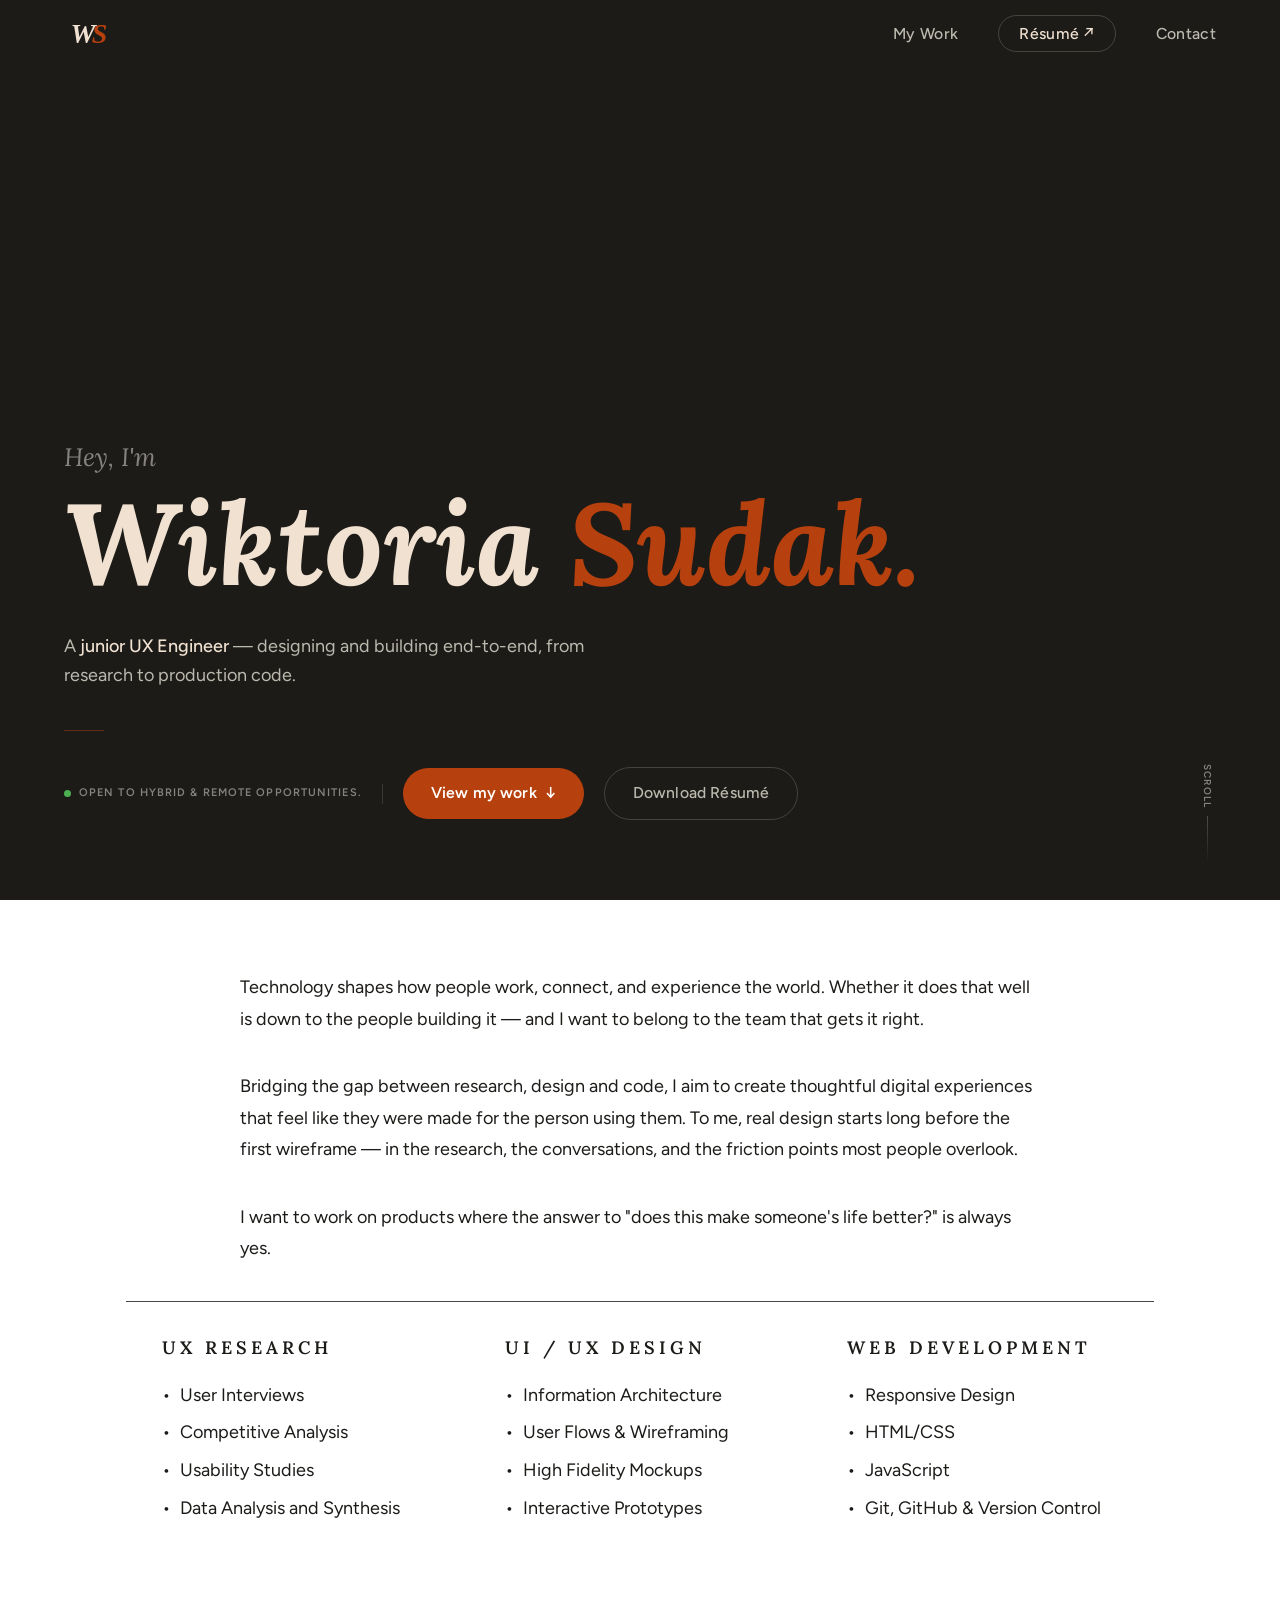
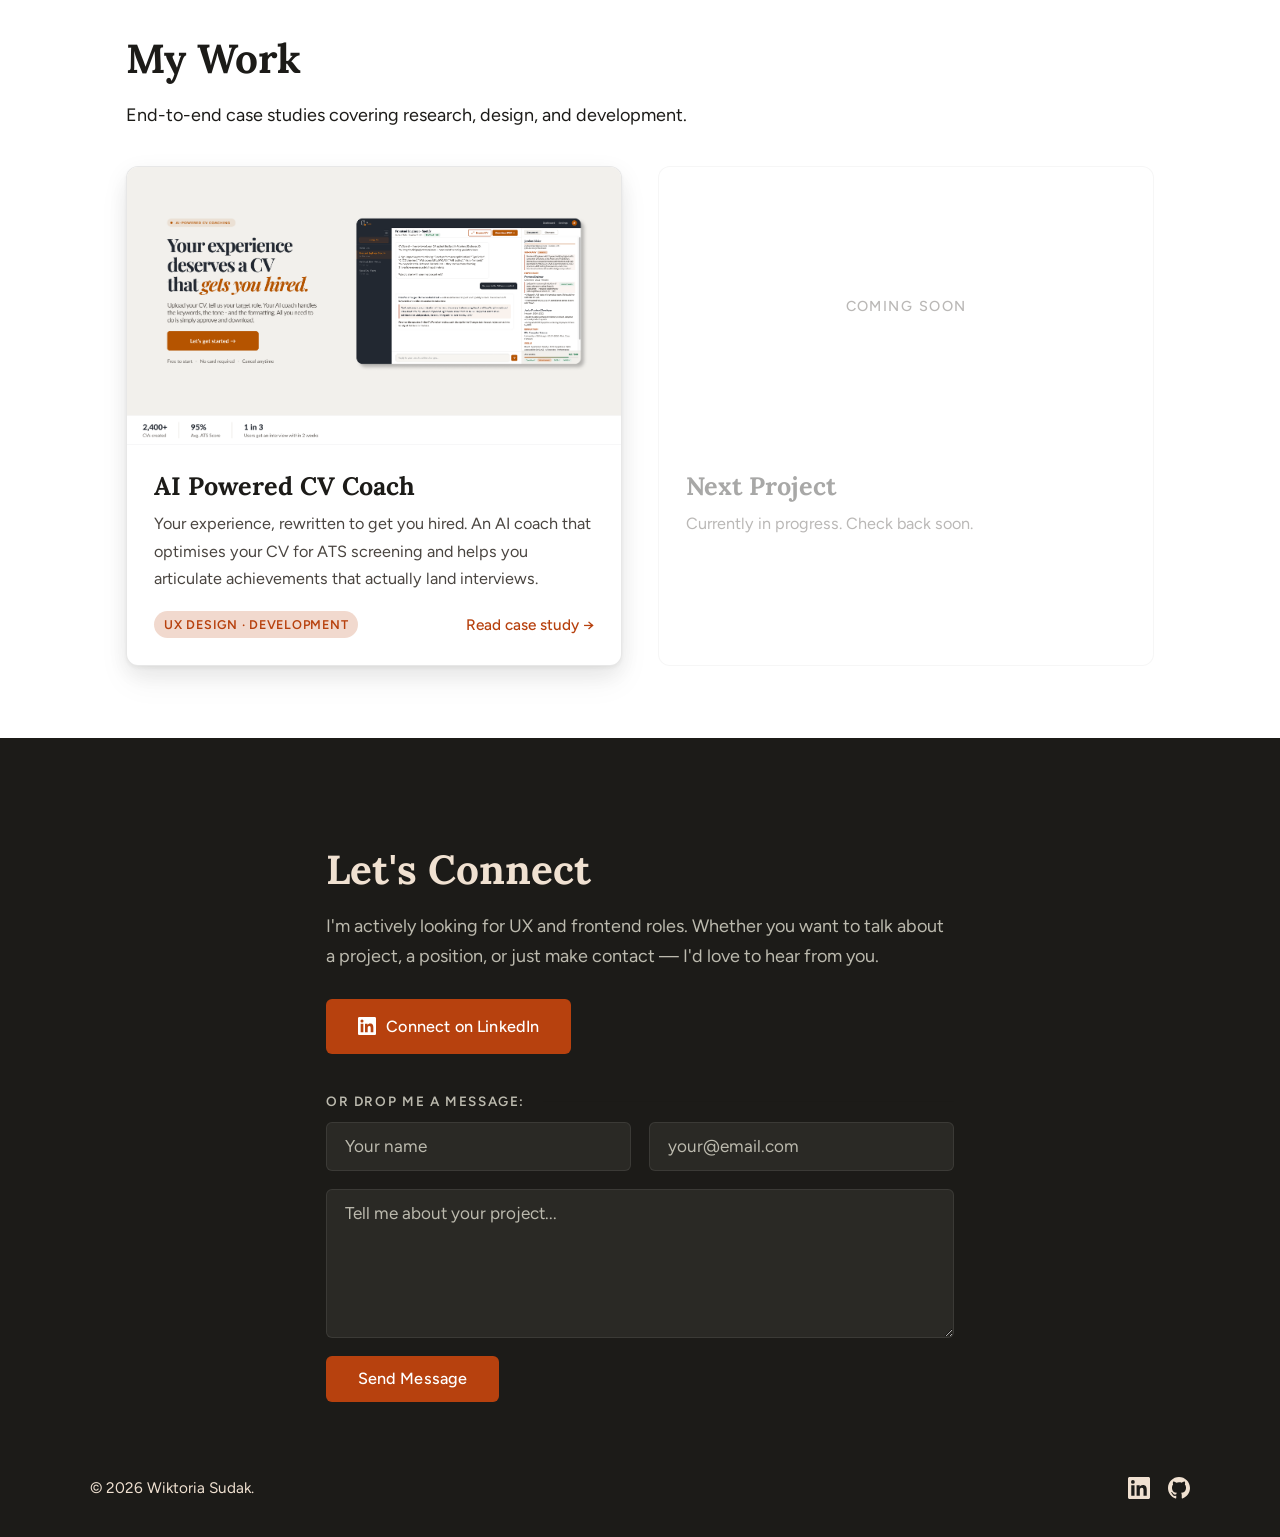
<file: index.html>
<!DOCTYPE html>
<html lang="en">
  <head>
    <meta charset="UTF-8" />
    <meta name="viewport" content="width=device-width, initial-scale=1.0" />
    <meta
      name="description"
      content="Wiktoria Sudak — UX Engineer portfolio. Designing and building thoughtful digital experiences."
    />
    <title>Wiktoria Sudak | UX Engineer</title>

    <!-- Favicon -->
    <link rel="icon" type="image/png" href="assets/images/logo/logo-favicon.png" />
    <link rel="apple-touch-icon" sizes="180x180" href="assets/images/logo/apple-touch-icon.png" />

    <!-- Google Fonts -->
    <link rel="preconnect" href="https://fonts.googleapis.com" />
    <link rel="preconnect" href="https://fonts.gstatic.com" crossorigin />
    <link
      href="https://fonts.googleapis.com/css2?family=Figtree:wght@400;500;600&family=Lora:ital,wght@0,600;0,700;1,400;1,700&display=swap"
      rel="stylesheet"
    />

    <!-- Stylesheets -->
    <link rel="stylesheet" href="css/style.css" />
    <link rel="stylesheet" href="css/components.css" />
    <link rel="stylesheet" href="css/animations.css" />
  </head>

  <body>

    <!-- ============================================================
         NAVBAR
    ============================================================ -->
    <nav class="navbar" id="navbar">
      <div class="nav-container">

        <a href="#hero" class="nav-logo">
          <img src="assets/images/logo/navbar-logo.svg" alt="WS logo" onerror="this.src='assets/images/logo/navbar-logo.png'">
        </a>

        <ul class="nav-links">
          <li><a href="#work" class="nav-link scroll-to">My Work</a></li>
          <!-- <li><a href="resume.html" class="nav-link nav-link--resume">Résumé ↗</a></li> -->
          <li><a href="https://docs.google.com/document/d/1Z0ggdyvq_QeaA58U6NzFoHQ1bQ4maT_Gl6hraZnegC4/edit?usp=sharing"
                class="nav-link nav-link--resume"
                target="_blank"
                rel="noopener noreferrer">Résumé ↗</a></li>
          <li><a href="#contact" class="nav-link scroll-to">Contact</a></li>
        </ul>

      </div>
    </nav>


    <!-- ============================================================
         HERO
    ============================================================ -->
    <section class="hero" id="hero">
      <div class="hero-container">

        <p class="hero-eyebrow">Hey, I'm</p>
        <h1 class="hero-name">
          <span class="hero-name-word hero-name-word--almond">Wiktoria </span><span class="hero-name-word hero-name-word--rust">Sudak.</span>
        </h1>

        <p class="hero-descriptor">
          A <strong>junior UX Engineer</strong> — designing and building end-to-end, from research to production code.
        </p>

        <div class="hero-rule"></div>

        <div class="hero-cta">
          <div class="hero-avail">
            <span class="hero-avail-dot"></span>
            Open to hybrid & remote opportunities.
          </div>
          <div class="hero-bottom-sep"></div>
          <a href="#work" class="hero-btn-primary scroll-to">
            View my work <span aria-hidden="true">↓</span>
          </a>
          <a
            href="assets/wiktoria-sudak-resume.pdf"
            class="hero-btn-secondary"
            id="resume-download"
          >Download Résumé</a>
        </div>

      </div>
    </section>

    <!-- Scroll indicator -->
    <div class="scroll-hint" aria-hidden="true">
      <span>Scroll</span>
      <div class="scroll-line"></div>
    </div>


    <!-- ============================================================
         BIO & SKILLS
    ============================================================ -->
    <section class="bio-skills" id="about">
      <div class="section-container">

        <p class="bio-intro">Technology shapes how people work, connect, and experience the world. 
          Whether it does that well is down to the people building it — 
          and I want to belong to the team that gets it right.
        </p>
        <p class="bio-intro">
          Bridging the gap between research, design and code, I aim to create thoughtful digital experiences that feel like they were made for the person using them. 
          To me, real design starts long before the first wireframe — in the research, the conversations, and the friction points most people overlook.
        </p>

        <p class="bio-intro">
          I want to work on products where the answer to "does this make someone's life better?" is always yes.
        </p>


        <hr class="bio-divider">

        <div class="skills-grid">

          <div class="skills-column">
            <h3 class="skills-heading">UX Research</h3>
            <ul class="skills-list">
              <li>User Interviews</li>
              <li>Competitive Analysis</li>
              <li>Usability Studies</li>
              <li>Data Analysis and Synthesis</li>
            </ul>
          </div>

          <div class="skills-column">
            <h3 class="skills-heading">UI / UX Design</h3>
            <ul class="skills-list">
              <li>Information Architecture</li>
              <li>User Flows & Wireframing</li>
              <li>High Fidelity Mockups</li>
              <li>Interactive Prototypes</li>
            </ul>
          </div>

          <div class="skills-column">
            <h3 class="skills-heading">Web Development</h3>
            <ul class="skills-list">
              <li>Responsive Design</li>
              <li>HTML/CSS</li>
              <li>JavaScript</li>
              <li>Git, GitHub & Version Control</li>
            </ul>
          </div>

        </div>

      </div>
    </section>


    <!-- ============================================================
         WORK — CASE STUDIES
    ============================================================ -->
    <section class="work" id="work">
      <div class="section-container">

        <div class="section-header">
          <h2 class="section-title">My Work</h2>
          <p class="section-subtitle">
            End-to-end case studies covering research, design, and development.
          </p>
        </div>
        <div class="case-studies-grid">

          <!-- Case Study Card 1: CV Sensei -->
          <article class="case-study-card" data-index="01">
            <a href="case-studies/cv-sensei.html" class="card-link">

              <div class="card-image-wrapper">
                <img
                  src="assets/images/cv-sensei/cover.png"
                  alt="CV Sensei project — AI-powered CV optimisation tool"
                  class="card-image"
                  loading="lazy"
                />
              </div>

              <div class="card-content">
                <h3 class="card-title">AI Powered CV Coach</h3>
                <p class="card-description">
                  Your experience, rewritten to get you hired. 
                  An AI coach that optimises your CV for ATS screening and helps you 
                  articulate achievements that actually land interviews.
                </p>
                <div class="card-meta">
                  <span class="card-tag">UX Design · Development</span>
                  <span class="card-read-more">Read case study →</span>
                </div>
              </div>

            </a>
          </article>

          <!-- Placeholder Card — Future Project -->
          <article class="case-study-card case-study-card--coming-soon" data-index="02">
            <div class="card-image-wrapper card-image-placeholder">
              <span class="placeholder-label">Coming Soon</span>
            </div>
            <div class="card-content">
              <h3 class="card-title">Next Project</h3>
              <p class="card-description">
                Currently in progress. Check back soon.
              </p>
            </div>
          </article>

        </div>

      </div>
    </section>


    <!-- ============================================================
         CONTACT
    ============================================================ -->
    <section class="contact" id="contact">
      <div class="section-container">

        <div class="section-header">
          <h2 class="section-title">Let's Connect</h2>
          <p class="section-subtitle">
            I'm actively looking for UX and frontend roles. 
            Whether you want to talk about a project, a position, 
            or just make contact — I'd love to hear from you.
          </p>
        </div>

        <a
          href="https://linkedin.com/in/wksudak"
          target="_blank"
          rel="noopener noreferrer"
          class="btn btn-primary contact-linkedin-btn"
        >
          <svg xmlns="http://www.w3.org/2000/svg" width="18" height="18" viewBox="0 0 24 24" fill="currentColor" aria-hidden="true">
            <path d="M20.447 20.452h-3.554v-5.569c0-1.328-.027-3.037-1.852-3.037-1.853 0-2.136 1.445-2.136 2.939v5.667H9.351V9h3.414v1.561h.046c.477-.9 1.637-1.85 3.37-1.85 3.601 0 4.267 2.37 4.267 5.455v6.286zM5.337 7.433a2.062 2.062 0 0 1-2.063-2.065 2.064 2.064 0 1 1 2.063 2.065zm1.782 13.019H3.555V9h3.564v11.452zM22.225 0H1.771C.792 0 0 .774 0 1.729v20.542C0 23.227.792 24 1.771 24h20.451C23.2 24 24 23.227 24 22.271V1.729C24 .774 23.2 0 22.222 0h.003z"/>
          </svg>
          Connect on LinkedIn
        </a>

        <div class="form-divider">
          <span>OR DROP ME A MESSAGE:</span>
        </div>

        <form
          class="contact-form"
          id="contact-form"
          action="https://formspree.io/f/mnjlzlgr"
          method="POST"
        >
          <div class="form-row">
            <div class="form-group">
              <input
                type="text"
                id="name"
                name="name"
                class="form-input"
                placeholder="Your name"
                required
              />
            </div>
            <div class="form-group">
              <input
                type="email"
                id="email"
                name="email"
                class="form-input"
                placeholder="your@email.com"
                required
              />
            </div>
          </div>

          <div class="form-group">
            <textarea
              id="message"
              name="message"
              class="form-input form-textarea"
              placeholder="Tell me about your project..."
              rows="6"
              required
            ></textarea>
          </div>

          <button type="submit" class="btn btn-primary contact-submit-btn">
            Send Message
          </button>

          <p class="form-status" id="form-status" aria-live="polite"></p>

        </form>

      </div>
    </section>


    <!-- ============================================================
         FOOTER
    ============================================================ -->
    <footer class="footer">
      <div class="footer-container">
        <p class="footer-copy">
          &copy; <span id="footer-year"></span> Wiktoria Sudak.
        </p>
        <ul class="footer-links">
          <li>
            <a
              href="https://linkedin.com/in/wksudak"
              target="_blank"
              rel="noopener noreferrer"
              class="footer-link"
              aria-label="LinkedIn"
            >
              <svg xmlns="http://www.w3.org/2000/svg" width="22" height="22" viewBox="0 0 24 24" fill="currentColor" aria-hidden="true">
                <path d="M20.447 20.452h-3.554v-5.569c0-1.328-.027-3.037-1.852-3.037-1.853 0-2.136 1.445-2.136 2.939v5.667H9.351V9h3.414v1.561h.046c.477-.9 1.637-1.85 3.37-1.85 3.601 0 4.267 2.37 4.267 5.455v6.286zM5.337 7.433a2.062 2.062 0 0 1-2.063-2.065 2.064 2.064 0 1 1 2.063 2.065zm1.782 13.019H3.555V9h3.564v11.452zM22.225 0H1.771C.792 0 0 .774 0 1.729v20.542C0 23.227.792 24 1.771 24h20.451C23.2 24 24 23.227 24 22.271V1.729C24 .774 23.2 0 22.222 0h.003z"/>
              </svg>
            </a>
          </li>
          <li>
            <a
              href="https://github.com/nmkap"
              target="_blank"
              rel="noopener noreferrer"
              class="footer-link"
              aria-label="GitHub"
            >
              <svg xmlns="http://www.w3.org/2000/svg" width="22" height="22" viewBox="0 0 24 24" fill="currentColor" aria-hidden="true">
                <path d="M12 0C5.374 0 0 5.373 0 12c0 5.302 3.438 9.8 8.207 11.387.599.111.793-.261.793-.577v-2.234c-3.338.726-4.033-1.416-4.033-1.416-.546-1.387-1.333-1.756-1.333-1.756-1.089-.745.083-.729.083-.729 1.205.084 1.839 1.237 1.839 1.237 1.07 1.834 2.807 1.304 3.492.997.107-.775.418-1.305.762-1.604-2.665-.305-5.467-1.334-5.467-5.931 0-1.311.469-2.381 1.236-3.221-.124-.303-.535-1.524.117-3.176 0 0 1.008-.322 3.301 1.23A11.509 11.509 0 0 1 12 5.803c1.02.005 2.047.138 3.006.404 2.291-1.552 3.297-1.23 3.297-1.23.653 1.653.242 2.874.118 3.176.77.84 1.235 1.911 1.235 3.221 0 4.609-2.807 5.624-5.479 5.921.43.372.823 1.102.823 2.222v3.293c0 .319.192.694.801.576C20.566 21.797 24 17.3 24 12c0-6.627-5.373-12-12-12z"/>
              </svg>
            </a>
          </li>
        </ul>
      </div>
    </footer>


    <!-- Scripts -->
    <script src="js/main.js"></script>
    <script src="js/form.js"></script>
    <script>
      document.getElementById('resume-download').addEventListener('click', function (e) {
        e.preventDefault();
        var url = this.href;
        fetch(url)
          .then(function (res) {
            if (!res.ok) throw new Error('fetch failed');
            return res.blob();
          })
          .then(function (blob) {
            var a = document.createElement('a');
            a.href = URL.createObjectURL(blob);
            a.download = 'Wiktoria-Sudak-Resume.pdf';
            document.body.appendChild(a);
            a.click();
            document.body.removeChild(a);
            setTimeout(function () { URL.revokeObjectURL(a.href); }, 10000);
          })
          .catch(function () {
            window.open(url, '_blank');
          });
      });
    </script>

  </body>
</html>
</file>
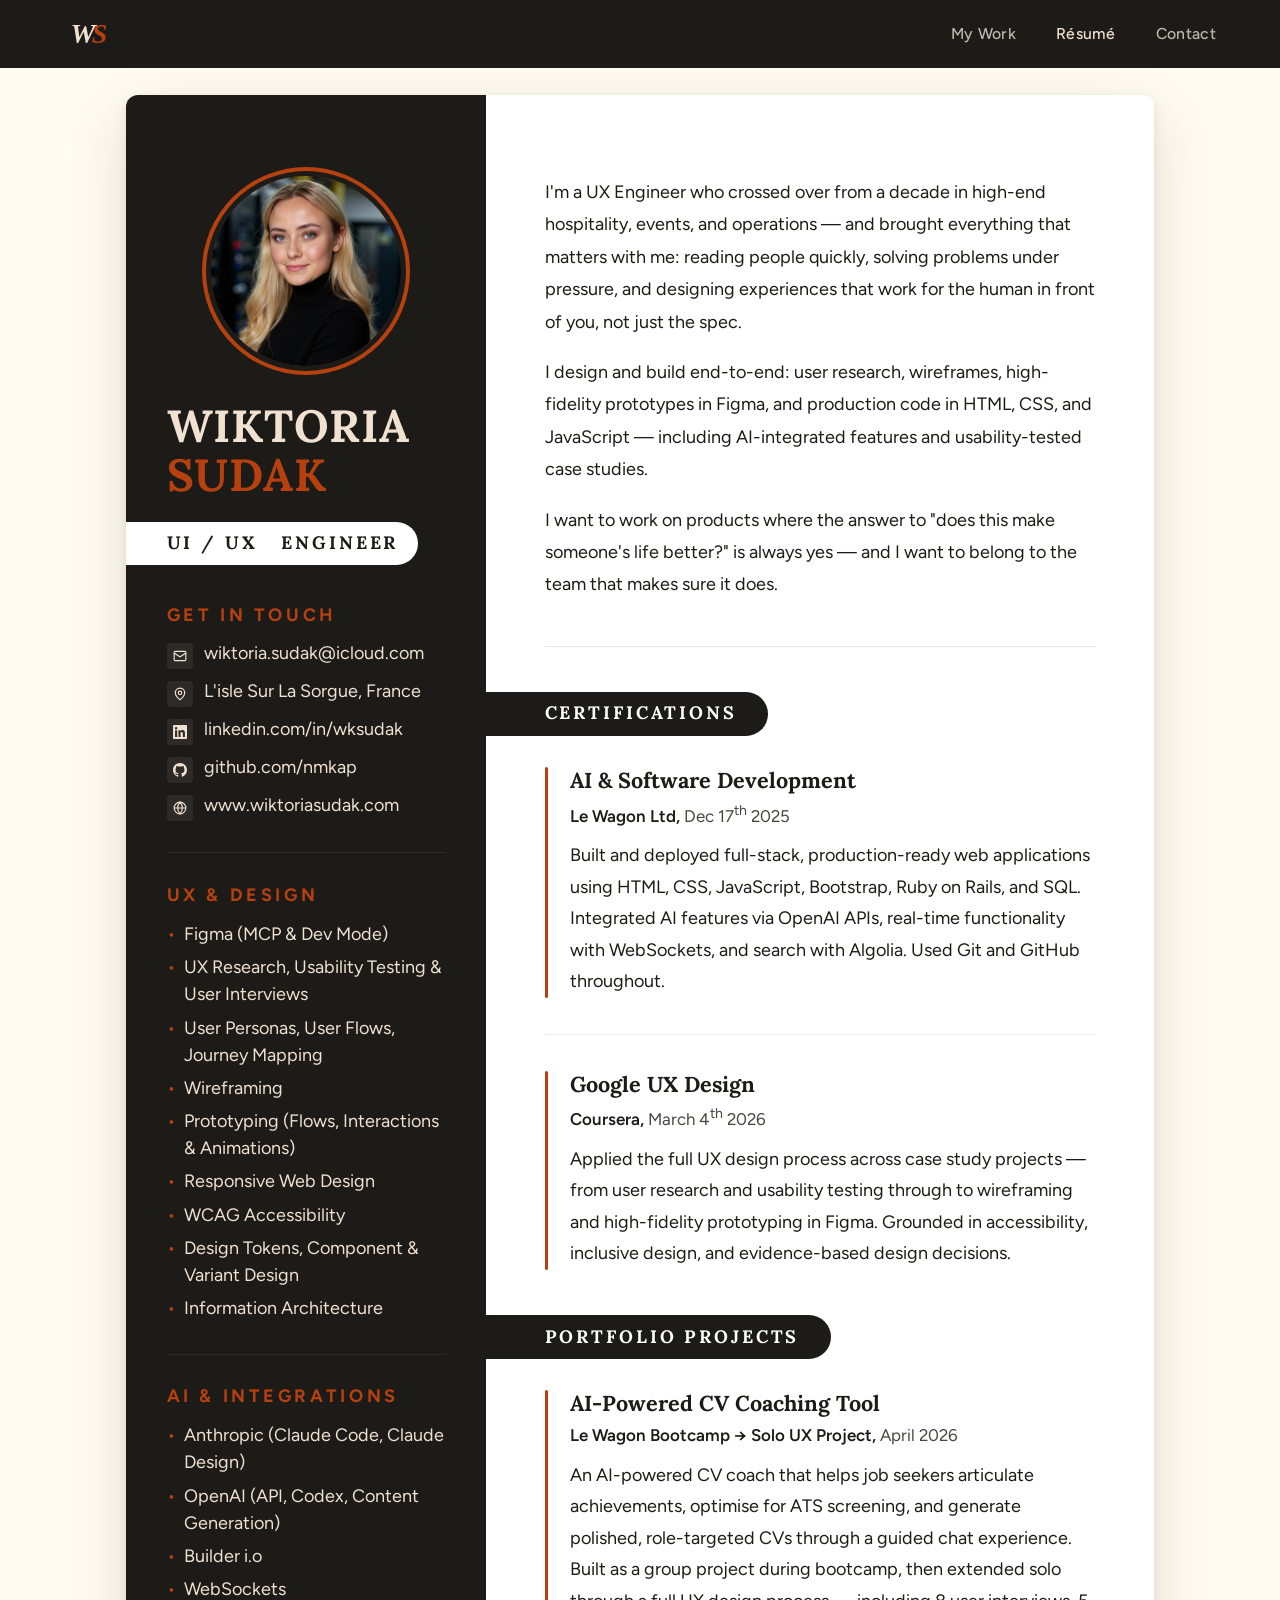
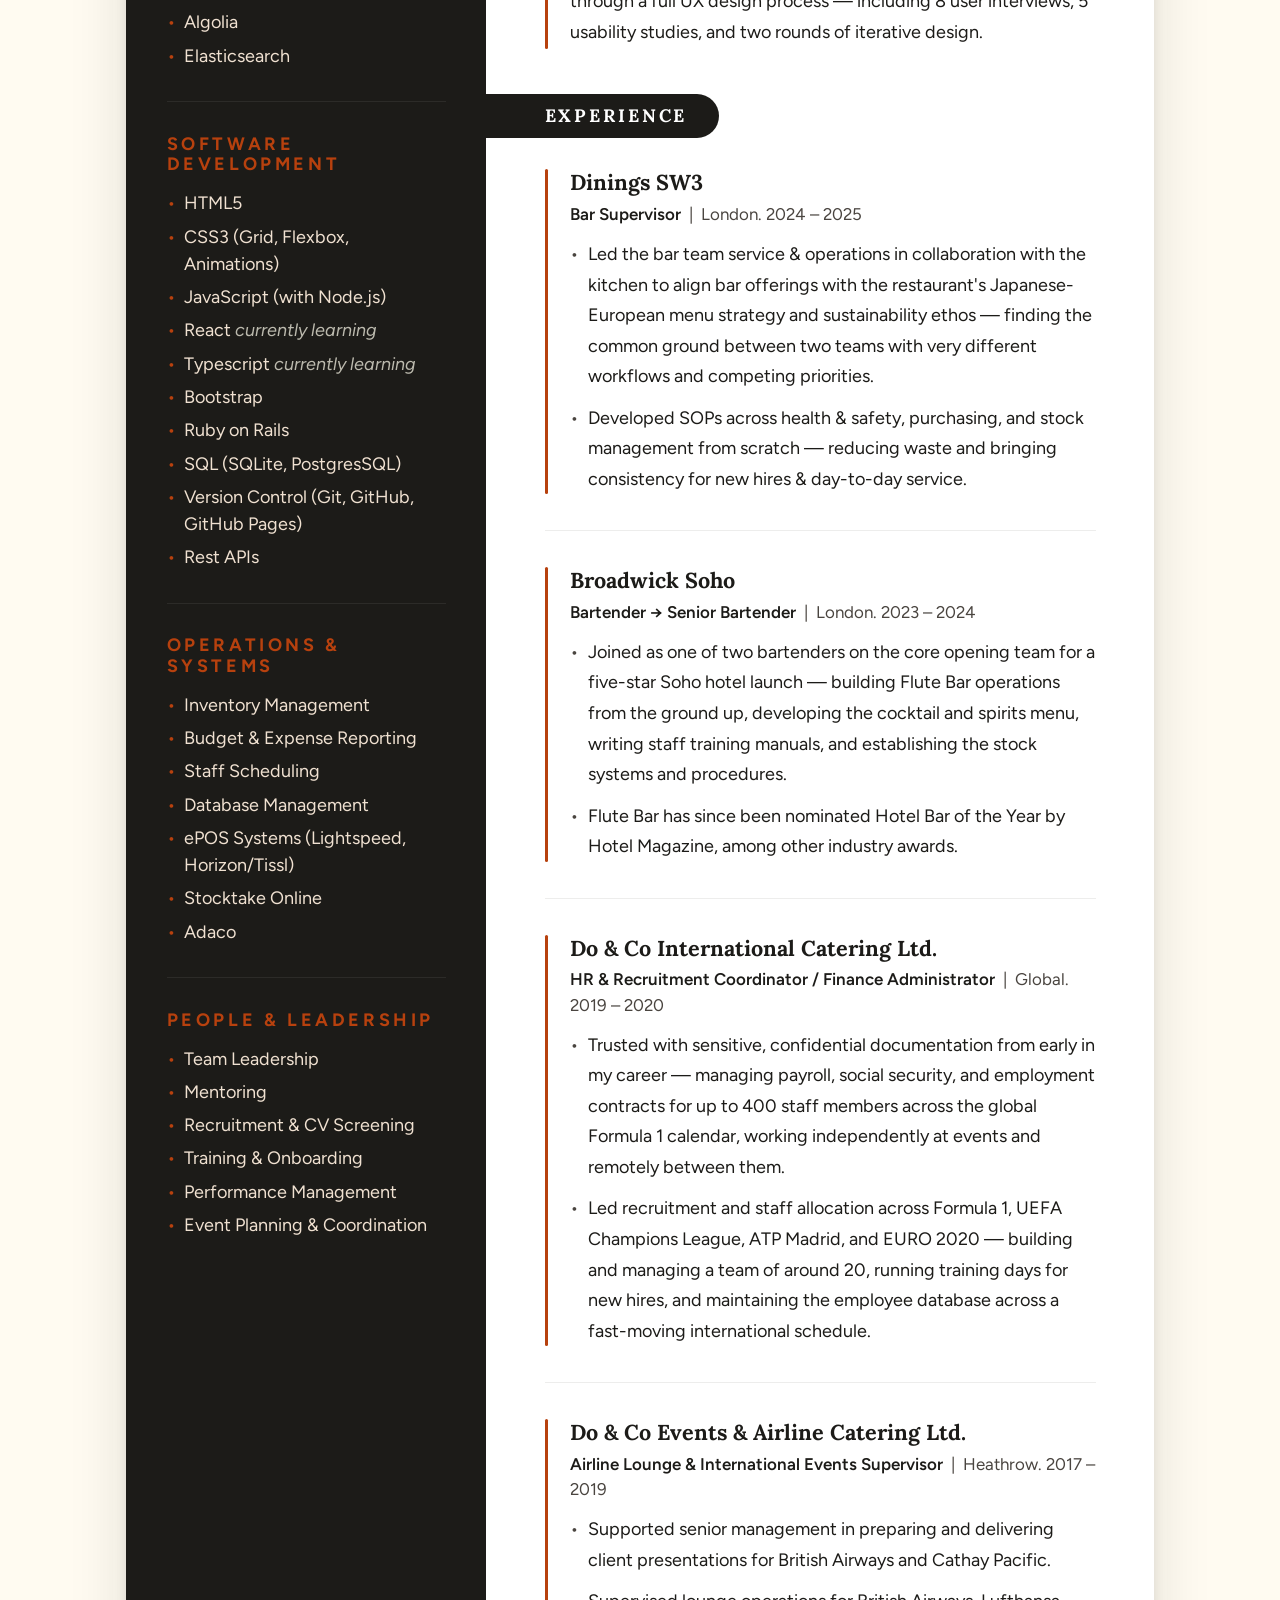
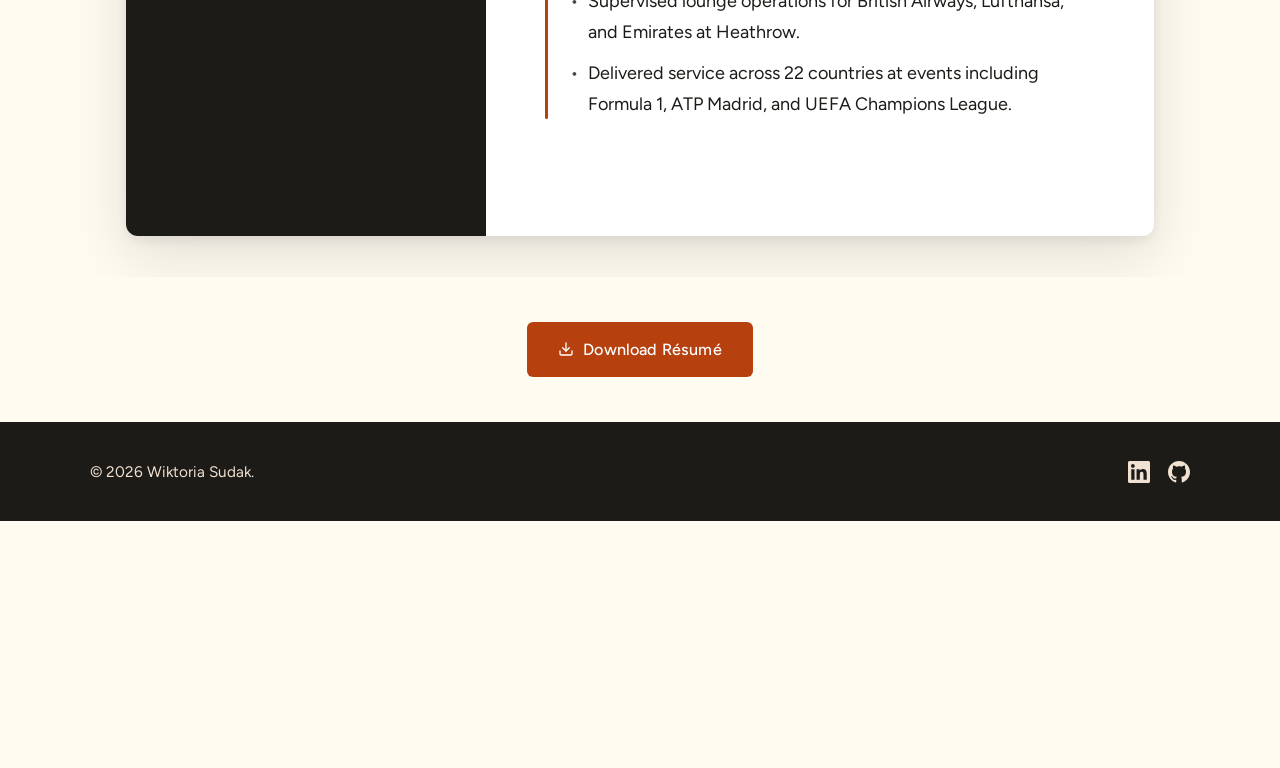
<file: resume.html>
<!DOCTYPE html>
<html lang="en">
  <head>
    <meta charset="UTF-8" />
    <meta name="viewport" content="width=device-width, initial-scale=1.0" />
    <meta
      name="description"
      content="Wiktoria Sudak — UI/UX Engineer. Resume: skills, certifications, and experience."
    />
    <title>Résumé — Wiktoria Sudak</title>

    <!-- Favicon -->
    <link rel="icon" type="image/png" href="assets/images/logo/logo-favicon.png" />
    <link rel="apple-touch-icon" sizes="180x180" href="assets/images/logo/apple-touch-icon.png" />

    <!-- Google Fonts -->
    <link rel="preconnect" href="https://fonts.googleapis.com" />
    <link rel="preconnect" href="https://fonts.gstatic.com" crossorigin />
    <link
      href="https://fonts.googleapis.com/css2?family=Figtree:wght@400;500;600&family=Lora:ital,wght@0,600;0,700;1,600&display=swap"
      rel="stylesheet"
    />

    <!-- Stylesheets -->
    <link rel="stylesheet" href="css/style.css" />
    <link rel="stylesheet" href="css/components.css" />
    <link rel="stylesheet" href="css/resume.css" />
  </head>

  <body class="resume-page">

    <!-- ============================================================
         NAVBAR
    ============================================================ -->
    <nav class="navbar" id="navbar">
      <div class="nav-container">

        <a href="index.html" class="nav-logo">
          <img src="assets/images/logo/navbar-logo.svg" alt="WS logo" onerror="this.src='assets/images/logo/navbar-logo.png'">
        </a>

        <ul class="nav-links">
          <li><a href="index.html#work" class="nav-link">My Work</a></li>
          <li><a href="resume.html" class="nav-link active">Résumé</a></li>
          <li><a href="index.html#contact" class="nav-link">Contact</a></li>
        </ul>

      </div>
    </nav>


    <!-- ============================================================
         RESUME LAYOUT
    ============================================================ -->
    <div class="resume-viewport">
    <div class="resume-wrapper">
    <div class="resume-layout">

      <!-- ════════════════════════════════════════
           LEFT SIDEBAR
      ════════════════════════════════════════ -->
      <aside class="resume-sidebar">

        <!-- Photo -->
        <div class="sidebar-photo-wrap">
          <img src="assets/images/profile.jpeg" alt="Wiktoria Sudak" class="sidebar-photo">
        </div>

        <!-- Identity -->
        <div class="sidebar-identity">
          <h1 class="sidebar-name"><span class="sidebar-name--almond">WIKTORIA</span><br><span class="sidebar-name--rust">SUDAK</span></h1>
          <span class="sidebar-title-badge">UI / UX &nbsp; ENGINEER</span>
        </div>

        <!-- Get In Touch -->
        <div class="sidebar-section">
          <h2 class="sidebar-heading">GET IN TOUCH</h2>
          <ul class="contact-list">

            <li>
              <span class="contact-icon" aria-hidden="true">
                <svg xmlns="http://www.w3.org/2000/svg" width="14" height="14" viewBox="0 0 24 24" fill="none" stroke="currentColor" stroke-width="2">
                  <rect width="20" height="16" x="2" y="4" rx="2"/>
                  <path d="m22 7-8.97 5.7a1.94 1.94 0 0 1-2.06 0L2 7"/>
                </svg>
              </span>
              <a href="mailto:wiktoria.sudak@icloud.com" class="contact-text">wiktoria.sudak@icloud.com</a>
            </li>

            <li>
              <span class="contact-icon" aria-hidden="true">
                <svg xmlns="http://www.w3.org/2000/svg" width="14" height="14" viewBox="0 0 24 24" fill="none" stroke="currentColor" stroke-width="2">
                  <path d="M20 10c0 6-8 12-8 12s-8-6-8-12a8 8 0 0 1 16 0Z"/>
                  <circle cx="12" cy="10" r="3"/>
                </svg>
              </span>
              <span class="contact-text">L'isle Sur La Sorgue, France</span>
            </li>

            <li>
              <span class="contact-icon" aria-hidden="true">
                <svg xmlns="http://www.w3.org/2000/svg" width="14" height="14" viewBox="0 0 24 24" fill="currentColor">
                  <path d="M20.447 20.452h-3.554v-5.569c0-1.328-.027-3.037-1.852-3.037-1.853 0-2.136 1.445-2.136 2.939v5.667H9.351V9h3.414v1.561h.046c.477-.9 1.637-1.85 3.37-1.85 3.601 0 4.267 2.37 4.267 5.455v6.286zM5.337 7.433a2.062 2.062 0 0 1-2.063-2.065 2.064 2.064 0 1 1 2.063 2.065zm1.782 13.019H3.555V9h3.564v11.452zM22.225 0H1.771C.792 0 0 .774 0 1.729v20.542C0 23.227.792 24 1.771 24h20.451C23.2 24 24 23.227 24 22.271V1.729C24 .774 23.2 0 22.222 0h.003z"/>
                </svg>
              </span>
              <a href="https://linkedin.com/in/wksudak" target="_blank" rel="noopener noreferrer" class="contact-text">linkedin.com/in/wksudak</a>
            </li>

            <li>
              <span class="contact-icon" aria-hidden="true">
                <svg xmlns="http://www.w3.org/2000/svg" width="14" height="14" viewBox="0 0 24 24" fill="currentColor">
                  <path d="M12 0C5.374 0 0 5.373 0 12c0 5.302 3.438 9.8 8.207 11.387.599.111.793-.261.793-.577v-2.234c-3.338.726-4.033-1.416-4.033-1.416-.546-1.387-1.333-1.756-1.333-1.756-1.089-.745.083-.729.083-.729 1.205.084 1.839 1.237 1.839 1.237 1.07 1.834 2.807 1.304 3.492.997.107-.775.418-1.305.762-1.604-2.665-.305-5.467-1.334-5.467-5.931 0-1.311.469-2.381 1.236-3.221-.124-.303-.535-1.524.117-3.176 0 0 1.008-.322 3.301 1.23A11.509 11.509 0 0 1 12 5.803c1.02.005 2.047.138 3.006.404 2.291-1.552 3.297-1.23 3.297-1.23.653 1.653.242 2.874.118 3.176.77.84 1.235 1.911 1.235 3.221 0 4.609-2.807 5.624-5.479 5.921.43.372.823 1.102.823 2.222v3.293c0 .319.192.694.801.576C20.566 21.797 24 17.3 24 12c0-6.627-5.373-12-12-12z"/>
                </svg>
              </span>
              <a href="https://github.com/nmkap" target="_blank" rel="noopener noreferrer" class="contact-text">github.com/nmkap</a>
            </li>

            <li>
              <span class="contact-icon" aria-hidden="true">
                <svg xmlns="http://www.w3.org/2000/svg" width="14" height="14" viewBox="0 0 24 24" fill="none" stroke="currentColor" stroke-width="2">
                  <circle cx="12" cy="12" r="10"/>
                  <path d="M2 12h20M12 2a15.3 15.3 0 0 1 4 10 15.3 15.3 0 0 1-4 10 15.3 15.3 0 0 1-4-10 15.3 15.3 0 0 1 4-10z"/>
                </svg>
              </span>
              <a href="https://www.wiktoriasudak.com" target="_blank" rel="noopener noreferrer" class="contact-text">www.wiktoriasudak.com</a>
            </li>

          </ul>
        </div>

        <!-- UX & Design -->
        <div class="sidebar-section">
          <h2 class="sidebar-heading">UX &amp; DESIGN</h2>
          <ul class="sidebar-skills">
            <li>Figma (MCP &amp; Dev Mode)</li>
            <li>UX Research, Usability Testing &amp; User Interviews</li>
            <li>User Personas, User Flows, Journey Mapping</li>
            <li>Wireframing</li>
            <li>Prototyping (Flows, Interactions &amp; Animations)</li>
            <li>Responsive Web Design</li>
            <li>WCAG Accessibility</li>
            <li>Design Tokens, Component &amp; Variant Design</li>
            <li>Information Architecture</li>
          </ul>
        </div>

        <!-- AI & Integrations -->
        <div class="sidebar-section">
          <h2 class="sidebar-heading">AI &amp; INTEGRATIONS</h2>
          <ul class="sidebar-skills">
            <li>Anthropic (Claude Code, Claude Design)</li>
            <li>OpenAI (API, Codex, Content Generation)</li>
            <li>Builder i.o</li>
            <li>WebSockets</li>
            <li>Algolia</li>
            <li>Elasticsearch</li>
          </ul>
        </div>  
        
        <!-- Software Development -->
        <div class="sidebar-section">
          <h2 class="sidebar-heading">SOFTWARE DEVELOPMENT</h2>
          <ul class="sidebar-skills">
            <li>HTML5</li>
            <li>CSS3 (Grid, Flexbox, Animations)</li>
            <li>JavaScript (with Node.js)</li>
            <li>React <em class="learning-tag">currently learning</em></li>
            <li>Typescript <em class="learning-tag">currently learning</em></li>
            <li>Bootstrap</li>
            <li>Ruby on Rails</li>
            <li>SQL (SQLite, PostgresSQL)</li>
            <li>Version Control (Git, GitHub, GitHub Pages)</li>
            <li>Rest APIs</li>
          </ul>
        </div>

        <!-- Operations & Systems -->
        <div class="sidebar-section">
          <h2 class="sidebar-heading">OPERATIONS &amp; SYSTEMS</h2>
          <ul class="sidebar-skills">
            <li>Inventory Management</li>
            <li>Budget &amp; Expense Reporting</li>
            <li>Staff Scheduling</li>
            <li>Database Management</li>
            <li>ePOS Systems (Lightspeed, Horizon/Tissl)</li>
            <li>Stocktake Online</li>
            <li>Adaco</li>
          </ul>
        </div>

        <!-- People & Leadership -->
        <div class="sidebar-section">
          <h2 class="sidebar-heading">PEOPLE &amp; LEADERSHIP</h2>
          <ul class="sidebar-skills">
            <li>Team Leadership</li>
            <li>Mentoring</li>
            <li>Recruitment &amp; CV Screening</li>
            <li>Training &amp; Onboarding</li>
            <li>Performance Management</li>
            <li>Event Planning &amp; Coordination</li>
          </ul>
        </div>

      </aside>


      <!-- ════════════════════════════════════════
           RIGHT MAIN CONTENT
      ════════════════════════════════════════ -->
      <main class="resume-main">

        <!-- BIO -->
        <section class="resume-bio">
          <p>I'm a UX Engineer who crossed over from a decade in high-end hospitality, events, and operations — and brought everything that matters with me: reading people quickly, solving problems under pressure, and designing experiences that work for the human in front of you, not just the spec.</p>
          <p>I design and build end-to-end: user research, wireframes, high-fidelity prototypes in Figma, and production code in HTML, CSS, and JavaScript — including AI-integrated features and usability-tested case studies.</p>
          <p>I want to work on products where the answer to "does this make someone's life better?" is always yes — and I want to belong to the team that makes sure it does.</p>
        </section>

        <!-- CERTIFICATIONS -->
        <h2 class="resume-section-banner">Certifications</h2>
        <section class="resume-section">

          <div class="resume-entry">
            <div class="entry-accent"></div>
            <div class="entry-body">
              <h3 class="entry-title">AI &amp; Software Development</h3>
              <p class="entry-meta"><strong>Le Wagon Ltd,</strong> Dec 17<sup>th</sup> 2025</p>
              <p class="entry-desc">Built and deployed full-stack, production-ready web applications using HTML, CSS, JavaScript, Bootstrap, Ruby on Rails, and SQL. Integrated AI features via OpenAI APIs, real-time functionality with WebSockets, and search with Algolia. Used Git and GitHub throughout.</p>
            </div>
          </div>

          <div class="resume-entry">
            <div class="entry-accent"></div>
            <div class="entry-body">
              <h3 class="entry-title">Google UX Design</h3>
              <p class="entry-meta"><strong>Coursera,</strong> March 4<sup>th</sup> 2026</p>
              <p class="entry-desc">Applied the full UX design process across case study projects — from user research and usability testing through to wireframing and high-fidelity prototyping in Figma. Grounded in accessibility, inclusive design, and evidence-based design decisions.</p>
            </div>
          </div>

        </section>

        <!-- PORTFOLIO PROJECTS -->
        <h2 class="resume-section-banner">Portfolio Projects</h2>
        <section class="resume-section">

          <div class="resume-entry">
            <div class="entry-accent"></div>
            <div class="entry-body">
              <h3 class="entry-title">AI-Powered CV Coaching Tool</h3>
              <p class="entry-meta"><strong>Le Wagon Bootcamp → Solo UX Project,</strong> April 2026</p>
              <p class="entry-desc">An AI-powered CV coach that helps job seekers articulate achievements, optimise for ATS screening, and generate polished, role-targeted CVs through a guided chat experience. Built as a group project during bootcamp, then extended solo through a full UX design process — including 8 user interviews, 5 usability studies, and two rounds of iterative design.</p>
            </div>
          </div>

        </section>

        <!-- EXPERIENCE -->
        <h2 class="resume-section-banner">Experience</h2>
        <section class="resume-section">

          <div class="resume-entry">
            <div class="entry-accent"></div>
            <div class="entry-body">
              <h3 class="entry-title">Dinings SW3</h3>
              <p class="entry-meta"><strong>Bar Supervisor</strong> &nbsp;|&nbsp; London. 2024 – 2025</p>
              <ul class="entry-bullets">
                <li>Led the bar team service &amp; operations in collaboration with the kitchen to align bar offerings with the restaurant's Japanese-European menu strategy and sustainability ethos — finding the common ground between two teams with very different workflows and competing priorities.</li>
                <li>Developed SOPs across health &amp; safety, purchasing, and stock management from scratch — reducing waste and bringing consistency for new hires &amp; day-to-day service.</li>
              </ul>
            </div>
          </div>

          <div class="resume-entry">
            <div class="entry-accent"></div>
            <div class="entry-body">
              <h3 class="entry-title">Broadwick Soho</h3>
              <p class="entry-meta"><strong>Bartender → Senior Bartender</strong> &nbsp;|&nbsp; London. 2023 – 2024</p>
              <ul class="entry-bullets">
                <li>Joined as one of two bartenders on the core opening team for a five-star Soho hotel launch — building Flute Bar operations from the ground up, developing the cocktail and spirits menu, writing staff training manuals, and establishing the stock systems and procedures.</li>
                <li>Flute Bar has since been nominated Hotel Bar of the Year by Hotel Magazine, among other industry awards.</li>
              </ul>
            </div>
          </div>

          <div class="resume-entry">
            <div class="entry-accent"></div>
            <div class="entry-body">
              <h3 class="entry-title">Do &amp; Co International Catering Ltd.</h3>
              <p class="entry-meta"><strong>HR &amp; Recruitment Coordinator / Finance Administrator</strong> &nbsp;|&nbsp; Global. 2019 – 2020</p>
              <ul class="entry-bullets">
                <li>Trusted with sensitive, confidential documentation from early in my career — managing payroll, social security, and employment contracts for up to 400 staff members across the global Formula 1 calendar, working independently at events and remotely between them.</li>
                <li>Led recruitment and staff allocation across Formula 1, UEFA Champions League, ATP Madrid, and EURO 2020 — building and managing a team of around 20, running training days for new hires, and maintaining the employee database across a fast-moving international schedule.</li>
              </ul>
            </div>
          </div>

          <div class="resume-entry">
            <div class="entry-accent"></div>
            <div class="entry-body">
              <h3 class="entry-title">Do &amp; Co Events &amp; Airline Catering Ltd.</h3>
              <p class="entry-meta"><strong>Airline Lounge &amp; International Events Supervisor</strong> &nbsp;|&nbsp; Heathrow. 2017 – 2019</p>
              <ul class="entry-bullets">
                <li>Supported senior management in preparing and delivering client presentations for British Airways and Cathay Pacific.</li>
                <li>Supervised lounge operations for British Airways, Lufthansa, and Emirates at Heathrow.</li>
                <li>Delivered service across 22 countries at events including Formula 1, ATP Madrid, and UEFA Champions League.</li>
              </ul>
            </div>
          </div>

        </section>

      </main>

    </div>
    </div>
    </div>


    <!-- ============================================================
         DOWNLOAD CTA
    ============================================================ -->
    <div class="resume-download-cta">
      <a
        href="assets/wiktoria-sudak-resume.pdf"
        class="btn btn-primary"
        id="resume-download"
      >
        <svg xmlns="http://www.w3.org/2000/svg" width="16" height="16" viewBox="0 0 24 24" fill="none" stroke="currentColor" stroke-width="2" stroke-linecap="round" stroke-linejoin="round" aria-hidden="true">
          <path d="M21 15v4a2 2 0 0 1-2 2H5a2 2 0 0 1-2-2v-4"/>
          <polyline points="7 10 12 15 17 10"/>
          <line x1="12" y1="15" x2="12" y2="3"/>
        </svg>
        Download Résumé
      </a>
    </div>


    <!-- ============================================================
         FOOTER
    ============================================================ -->
    <footer class="footer">
      <div class="footer-container">
        <p class="footer-copy">
          &copy; <span id="footer-year"></span> Wiktoria Sudak.
        </p>
        <ul class="footer-links">
          <li>
            <a
              href="https://linkedin.com/in/wksudak"
              target="_blank"
              rel="noopener noreferrer"
              class="footer-link"
              aria-label="LinkedIn"
            >
              <svg xmlns="http://www.w3.org/2000/svg" width="22" height="22" viewBox="0 0 24 24" fill="currentColor" aria-hidden="true">
                <path d="M20.447 20.452h-3.554v-5.569c0-1.328-.027-3.037-1.852-3.037-1.853 0-2.136 1.445-2.136 2.939v5.667H9.351V9h3.414v1.561h.046c.477-.9 1.637-1.85 3.37-1.85 3.601 0 4.267 2.37 4.267 5.455v6.286zM5.337 7.433a2.062 2.062 0 0 1-2.063-2.065 2.064 2.064 0 1 1 2.063 2.065zm1.782 13.019H3.555V9h3.564v11.452zM22.225 0H1.771C.792 0 0 .774 0 1.729v20.542C0 23.227.792 24 1.771 24h20.451C23.2 24 24 23.227 24 22.271V1.729C24 .774 23.2 0 22.222 0h.003z"/>
              </svg>
            </a>
          </li>
          <li>
            <a
              href="https://github.com/nmkap"
              target="_blank"
              rel="noopener noreferrer"
              class="footer-link"
              aria-label="GitHub"
            >
              <svg xmlns="http://www.w3.org/2000/svg" width="22" height="22" viewBox="0 0 24 24" fill="currentColor" aria-hidden="true">
                <path d="M12 0C5.374 0 0 5.373 0 12c0 5.302 3.438 9.8 8.207 11.387.599.111.793-.261.793-.577v-2.234c-3.338.726-4.033-1.416-4.033-1.416-.546-1.387-1.333-1.756-1.333-1.756-1.089-.745.083-.729.083-.729 1.205.084 1.839 1.237 1.839 1.237 1.07 1.834 2.807 1.304 3.492.997.107-.775.418-1.305.762-1.604-2.665-.305-5.467-1.334-5.467-5.931 0-1.311.469-2.381 1.236-3.221-.124-.303-.535-1.524.117-3.176 0 0 1.008-.322 3.301 1.23A11.509 11.509 0 0 1 12 5.803c1.02.005 2.047.138 3.006.404 2.291-1.552 3.297-1.23 3.297-1.23.653 1.653.242 2.874.118 3.176.77.84 1.235 1.911 1.235 3.221 0 4.609-2.807 5.624-5.479 5.921.43.372.823 1.102.823 2.222v3.293c0 .319.192.694.801.576C20.566 21.797 24 17.3 24 12c0-6.627-5.373-12-12-12z"/>
              </svg>
            </a>
          </li>
        </ul>
      </div>
    </footer>


    <script src="js/main.js"></script>
    <script>
      document.getElementById('resume-download').addEventListener('click', function (e) {
        e.preventDefault();
        var url = this.href;
        fetch(url)
          .then(function (res) {
            if (!res.ok) throw new Error('fetch failed');
            return res.blob();
          })
          .then(function (blob) {
            var a = document.createElement('a');
            a.href = URL.createObjectURL(blob);
            a.download = 'Wiktoria-Sudak-Resume.pdf';
            document.body.appendChild(a);
            a.click();
            document.body.removeChild(a);
            setTimeout(function () { URL.revokeObjectURL(a.href); }, 10000);
          })
          .catch(function () {
            window.open(url, '_blank');
          });
      });
    </script>

  </body>
</html>
</file>
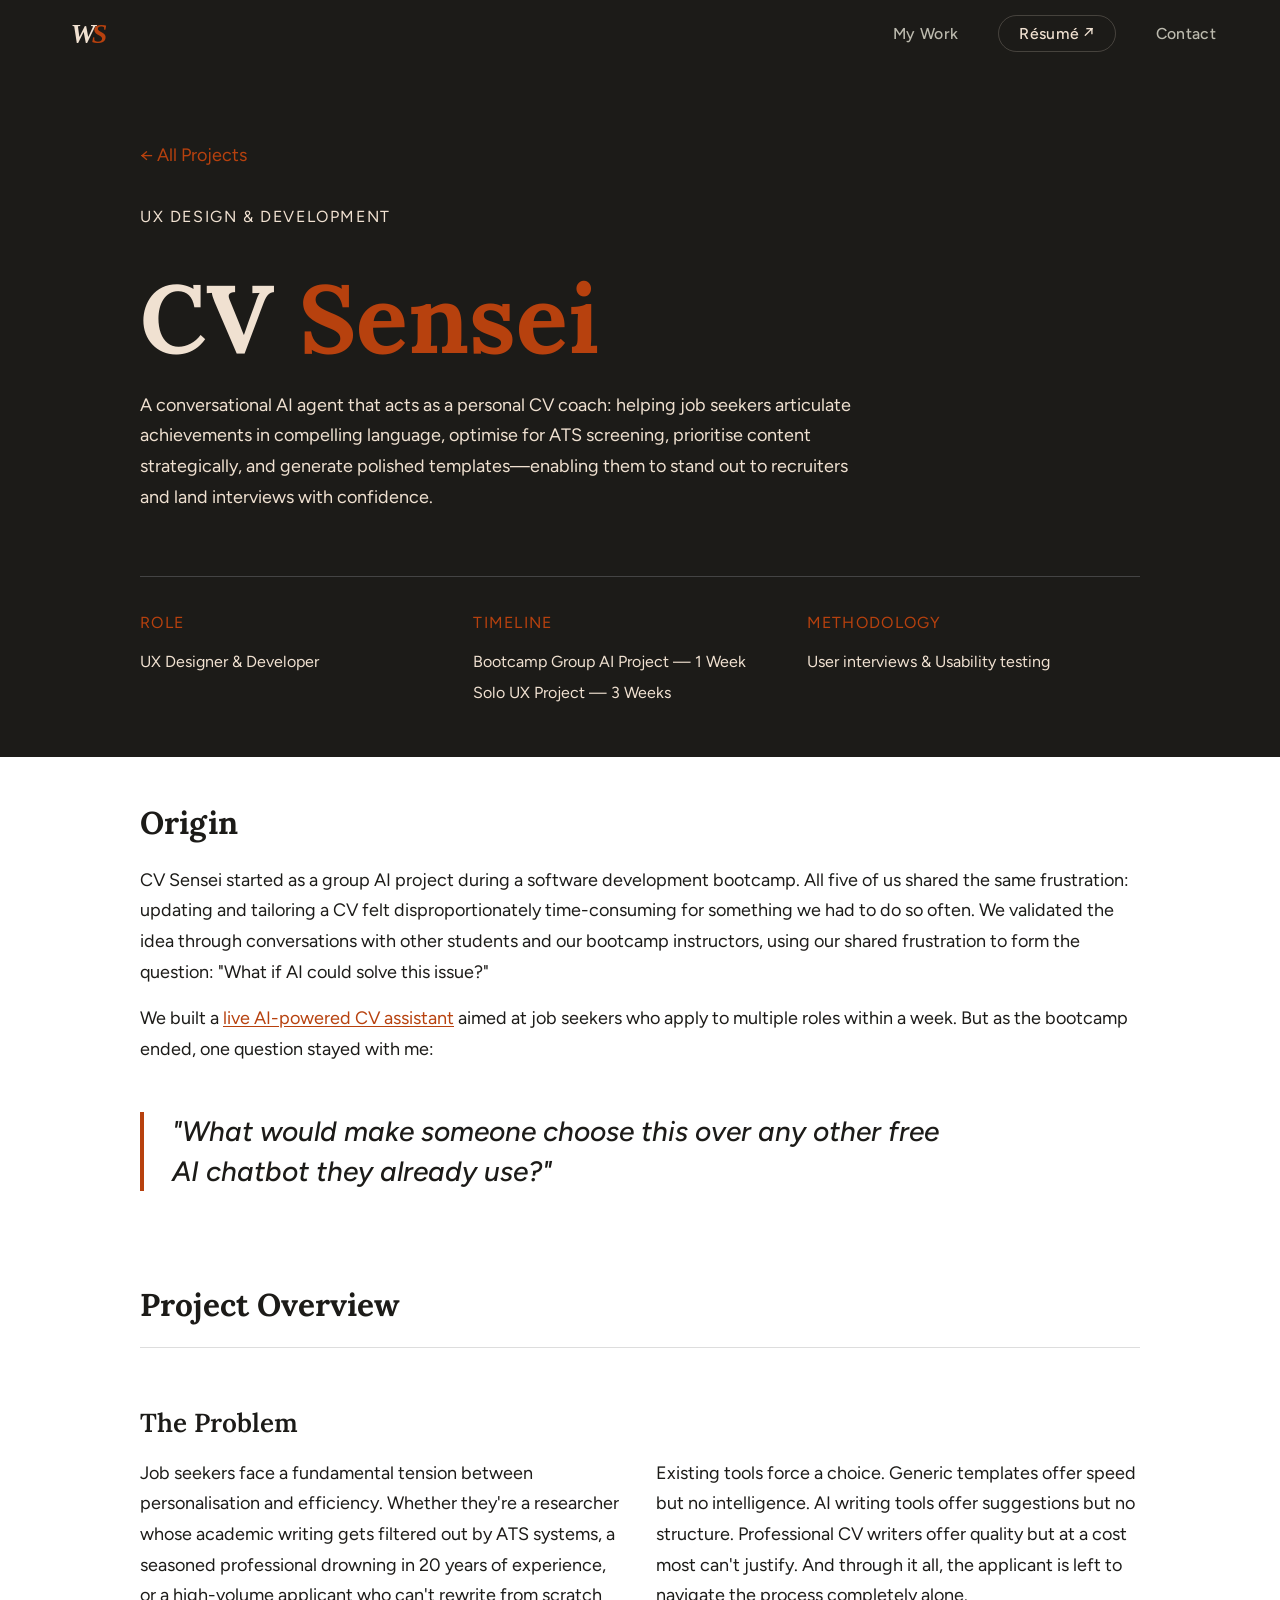
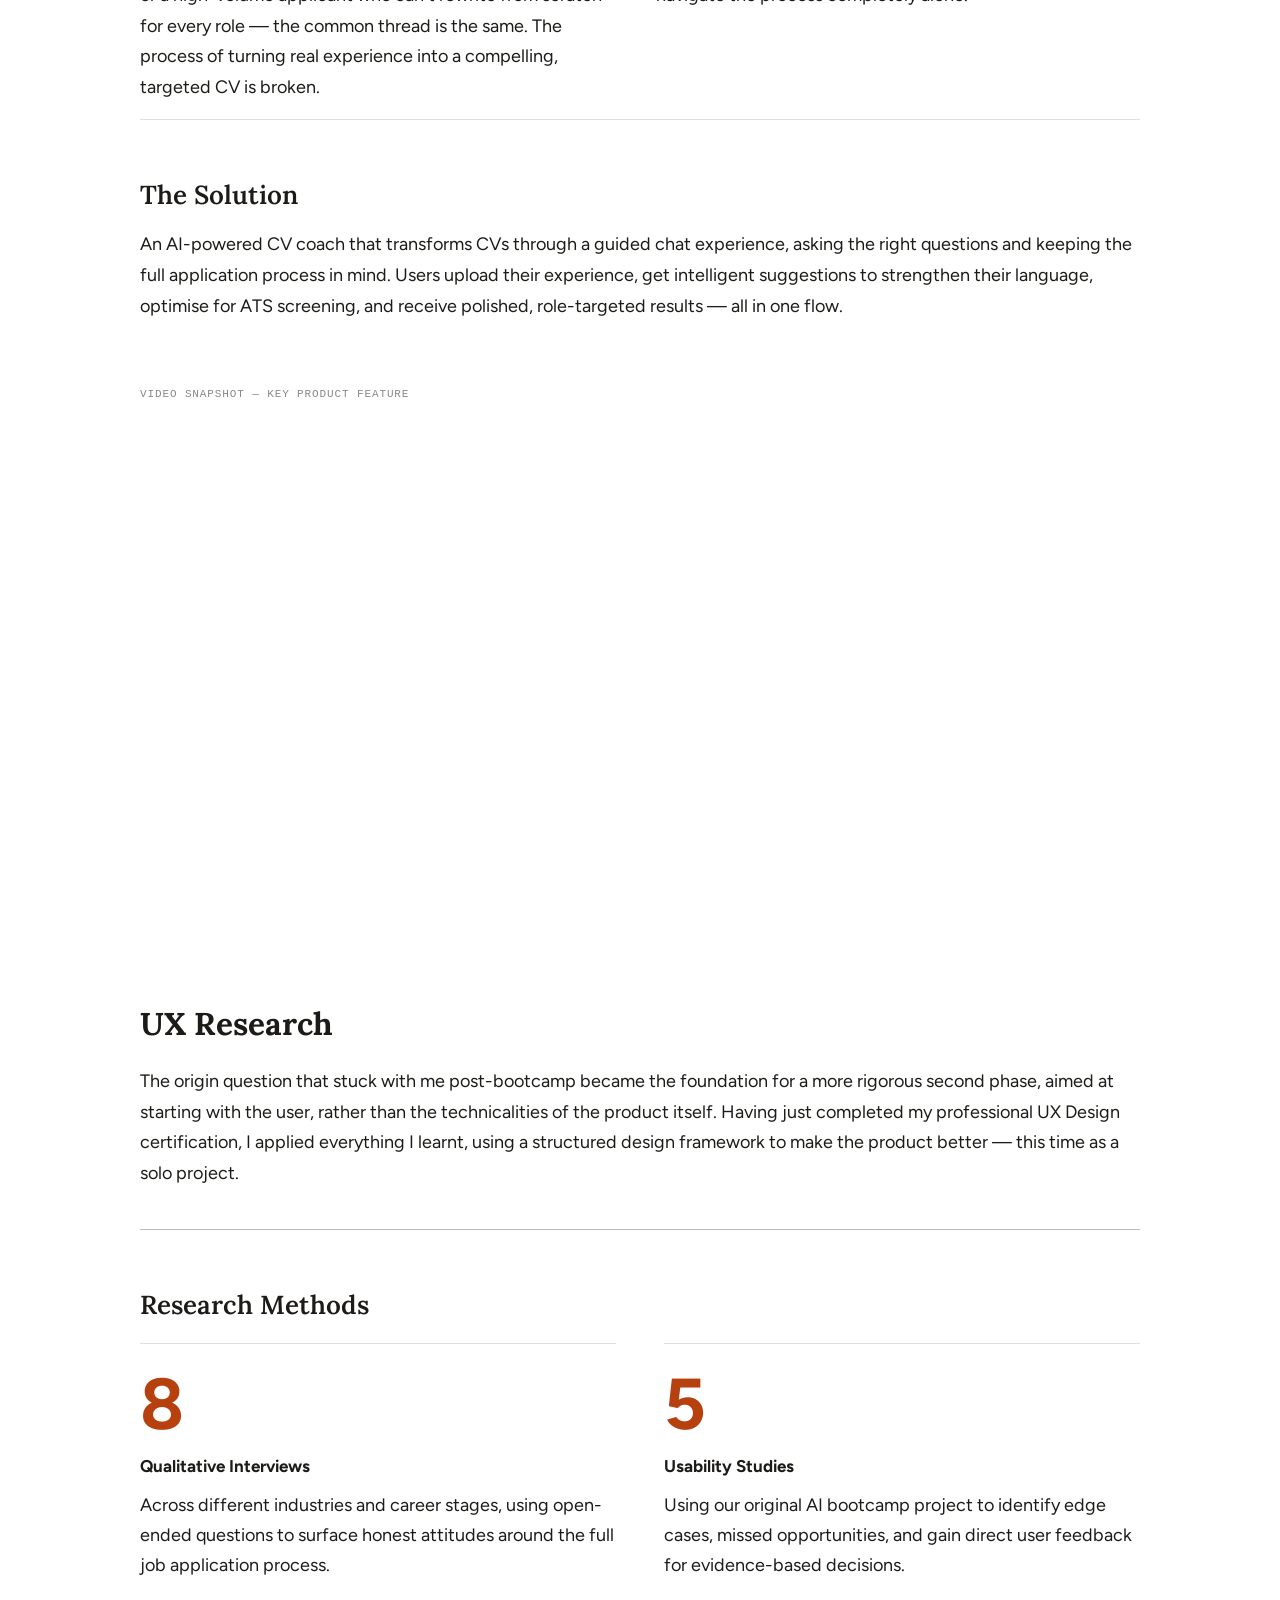
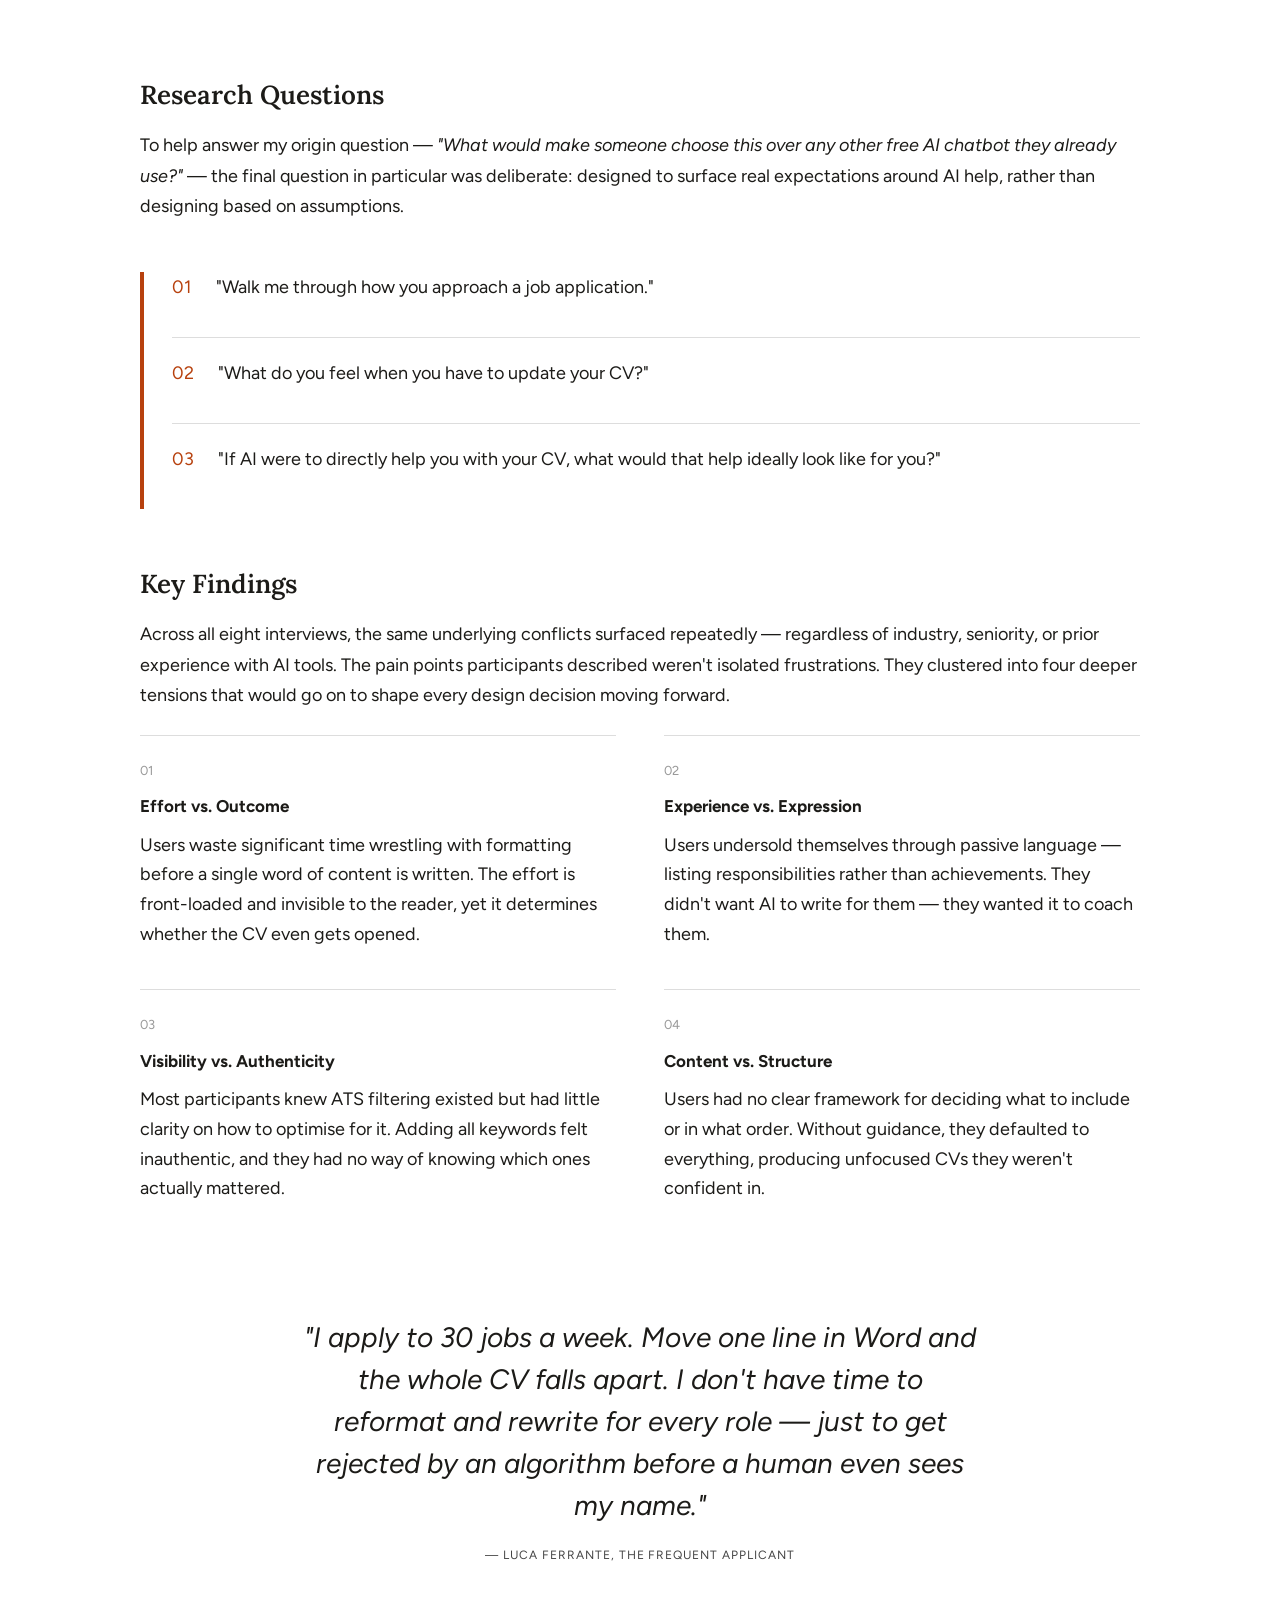
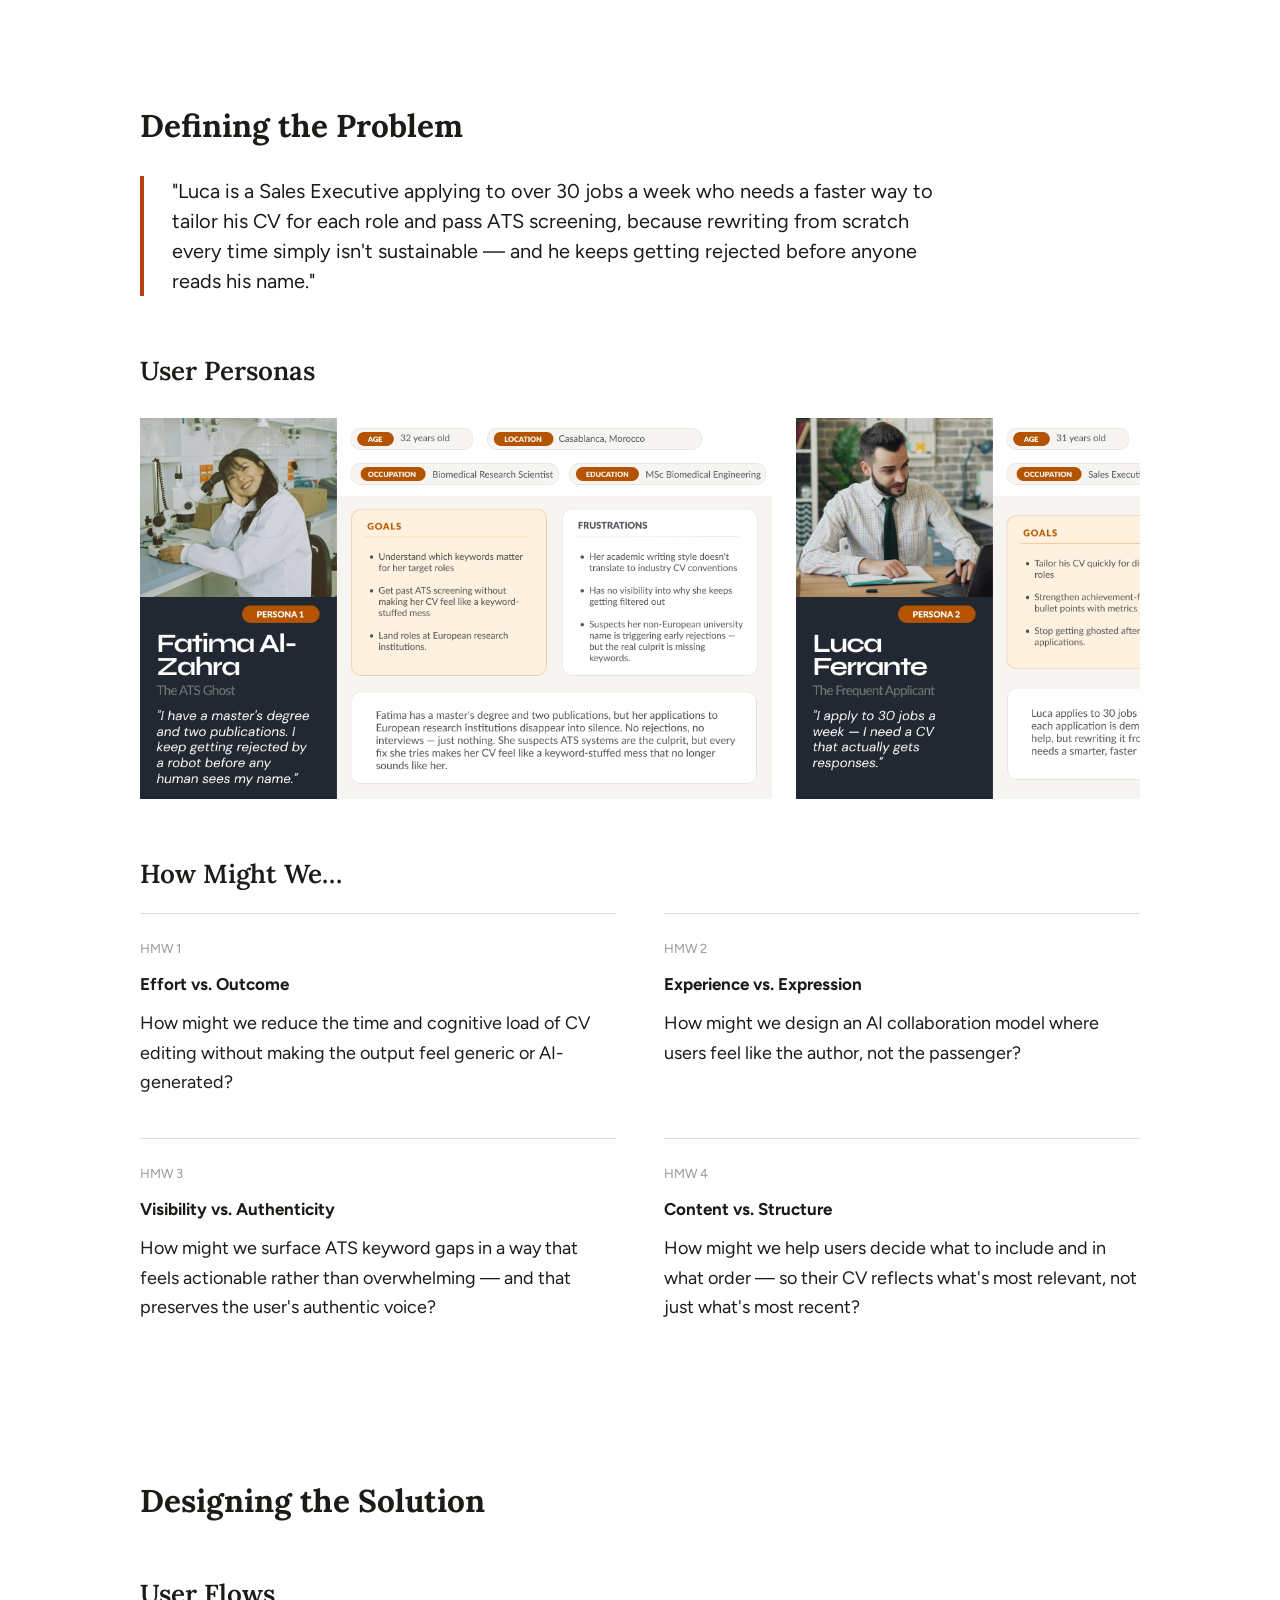
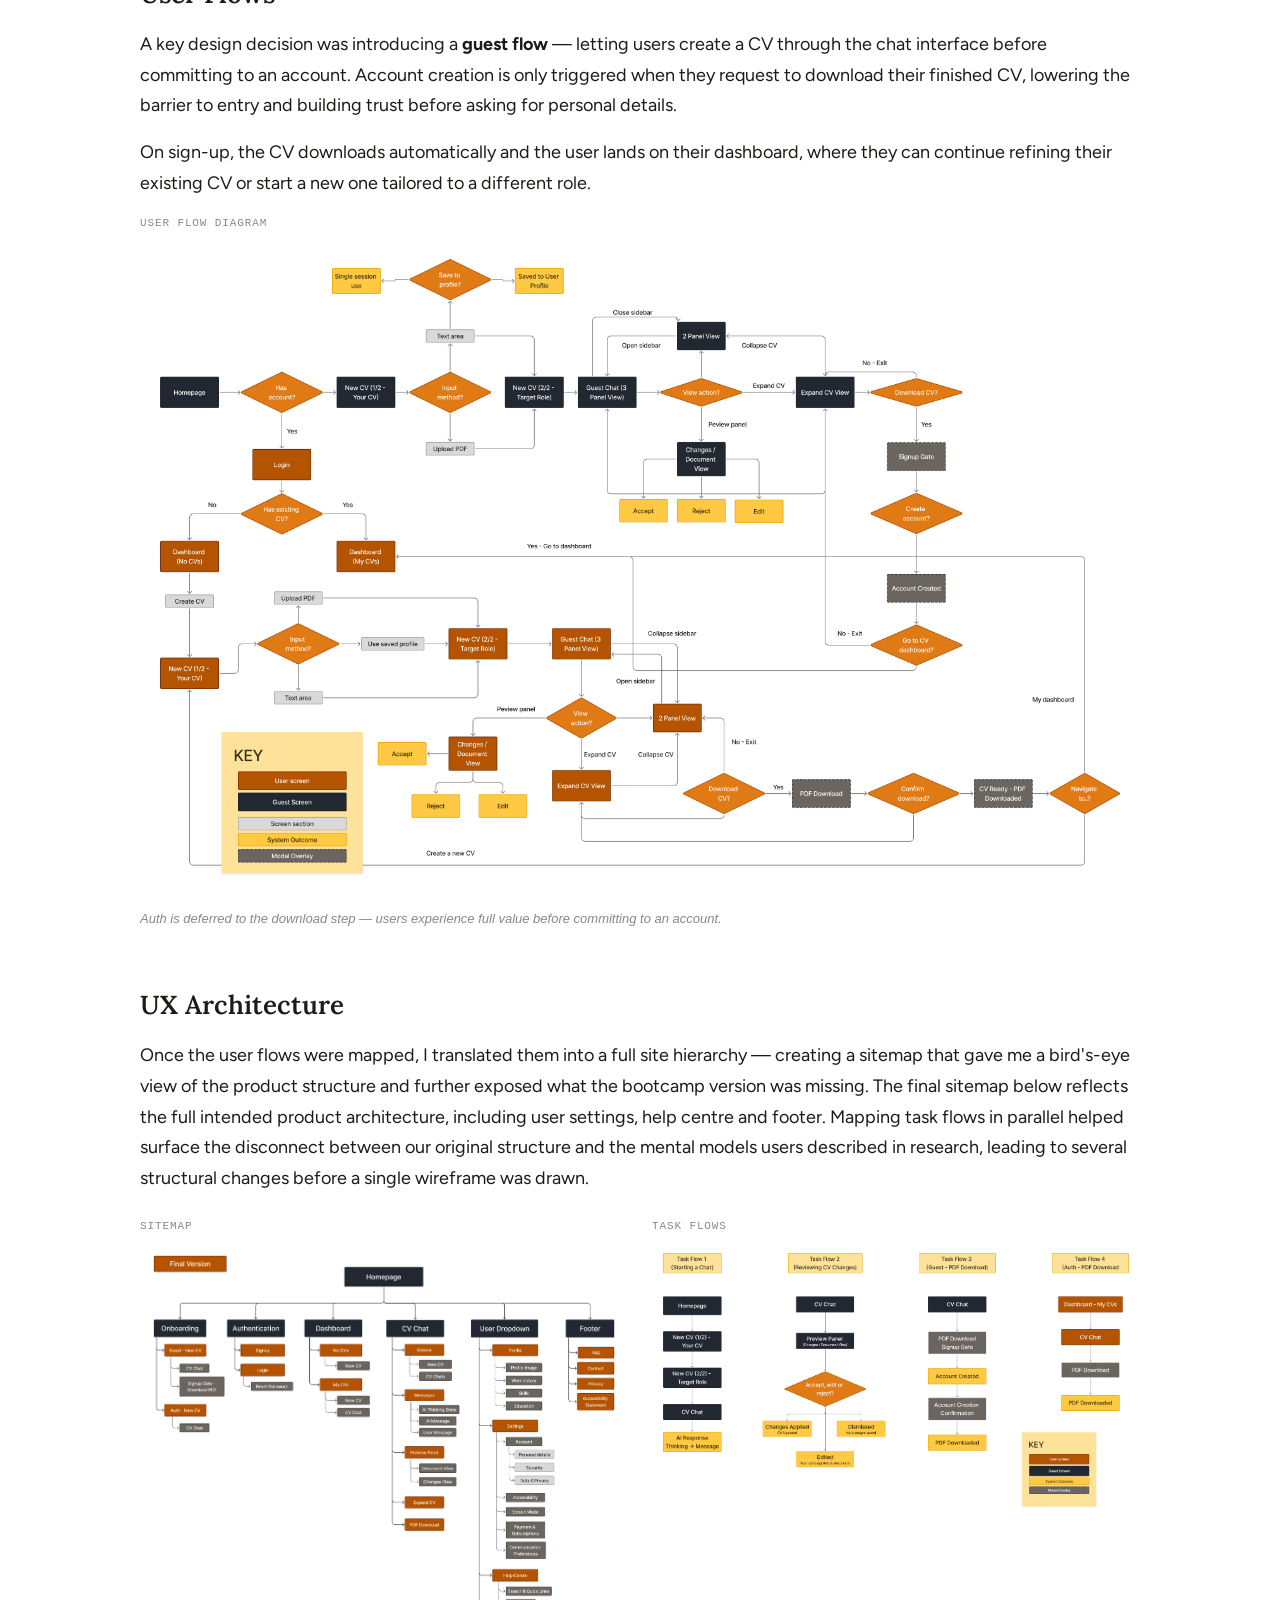
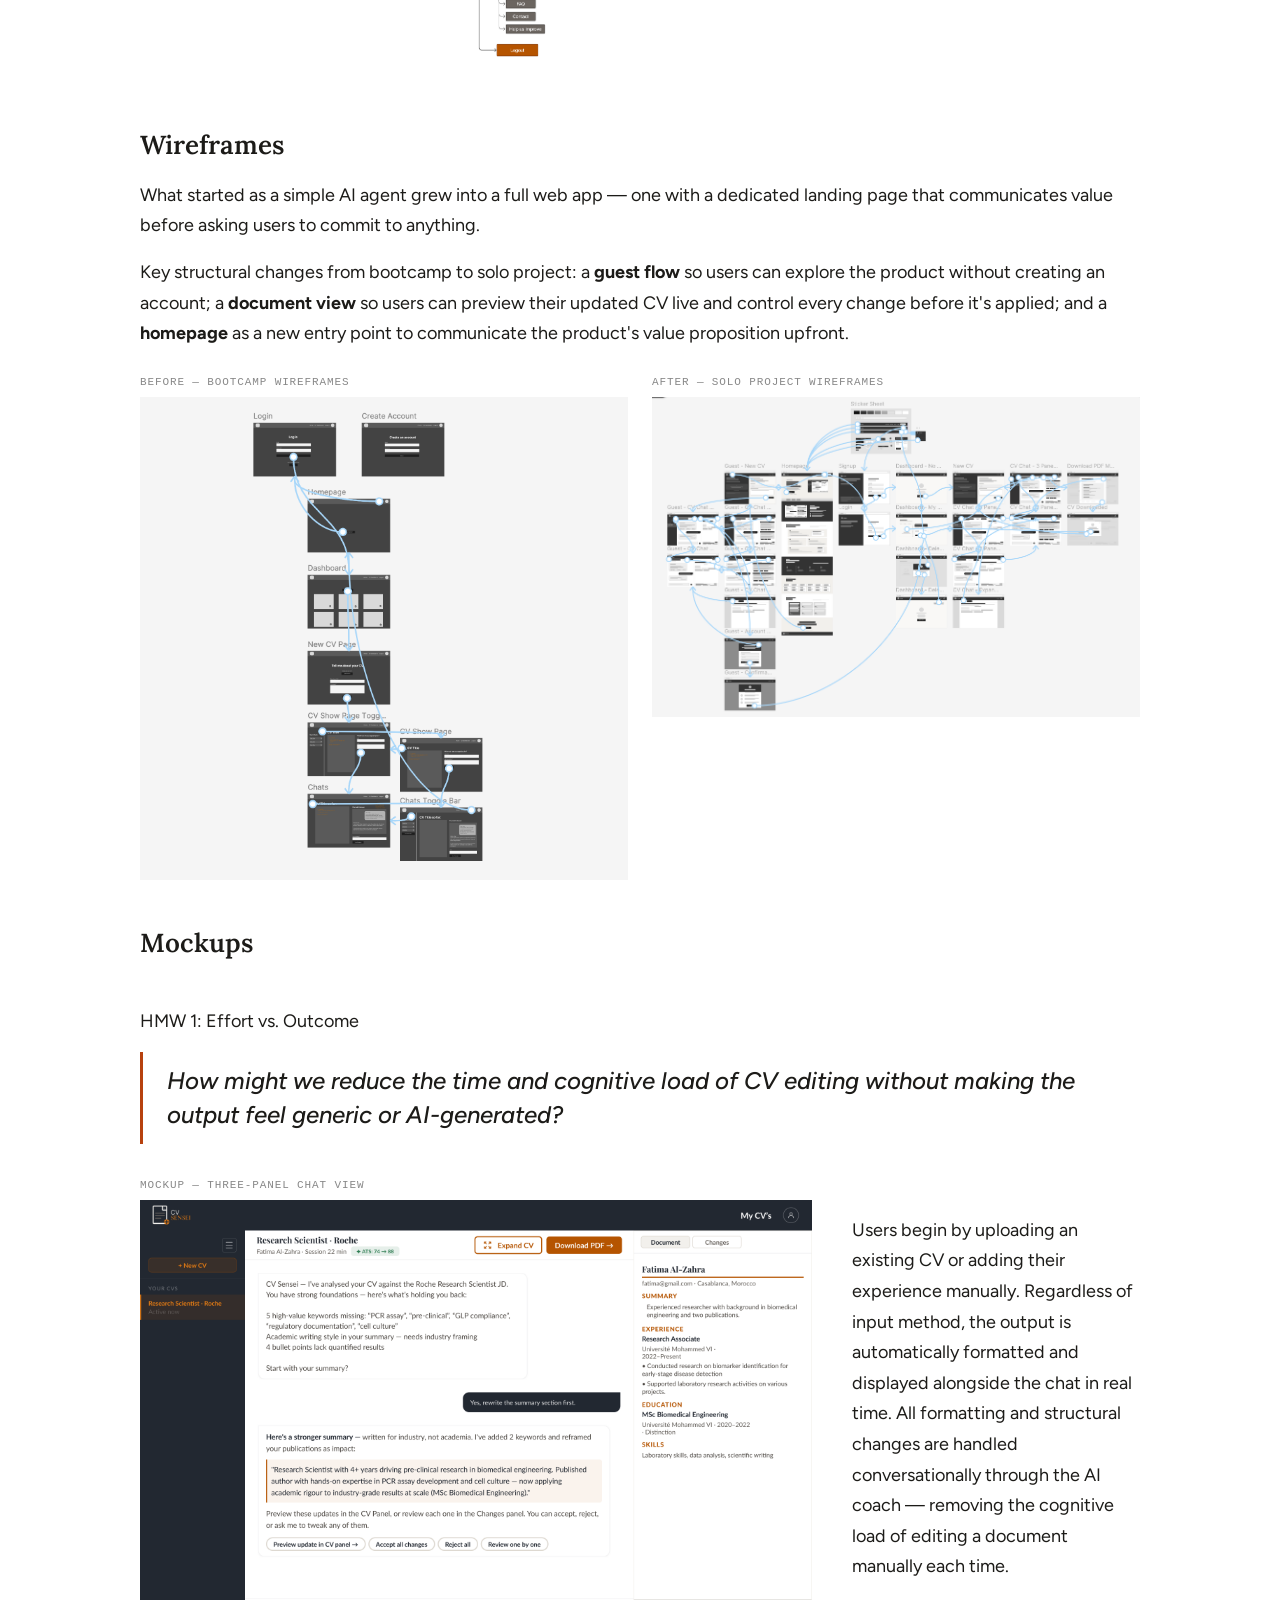
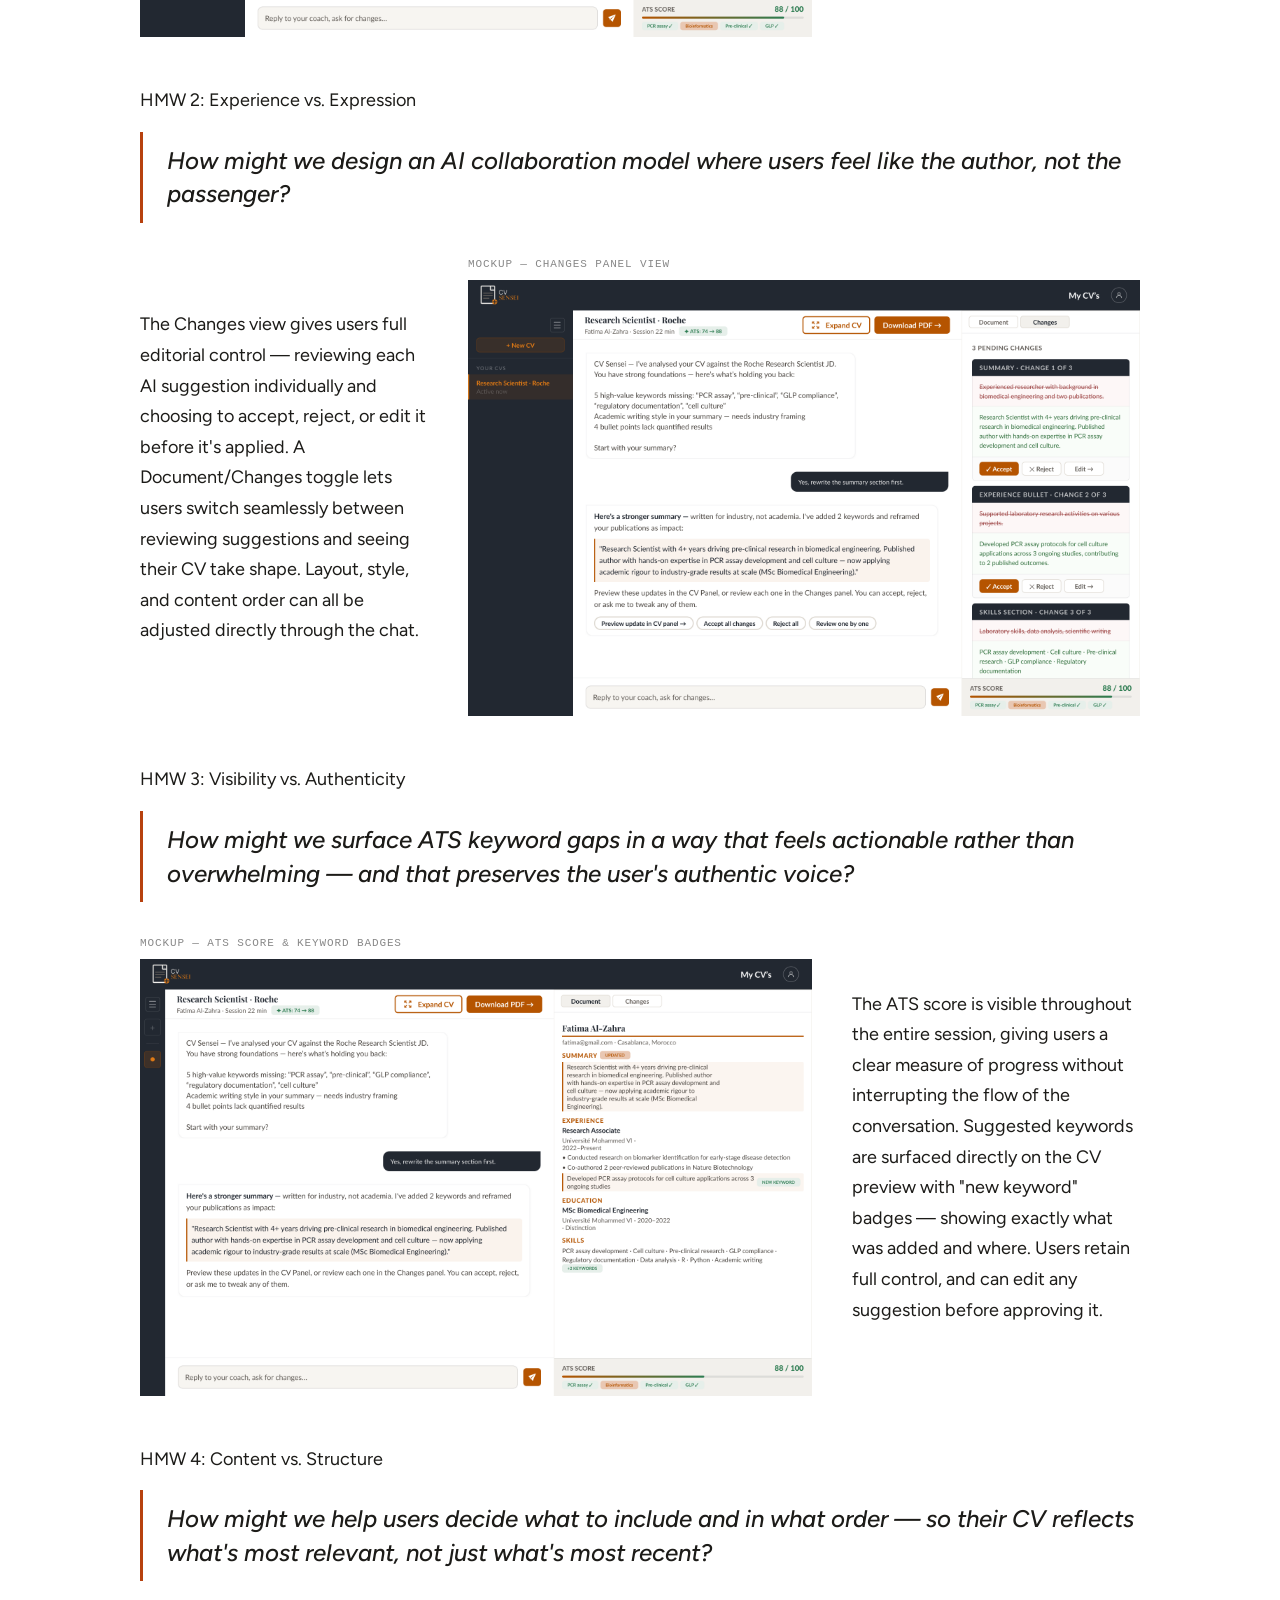
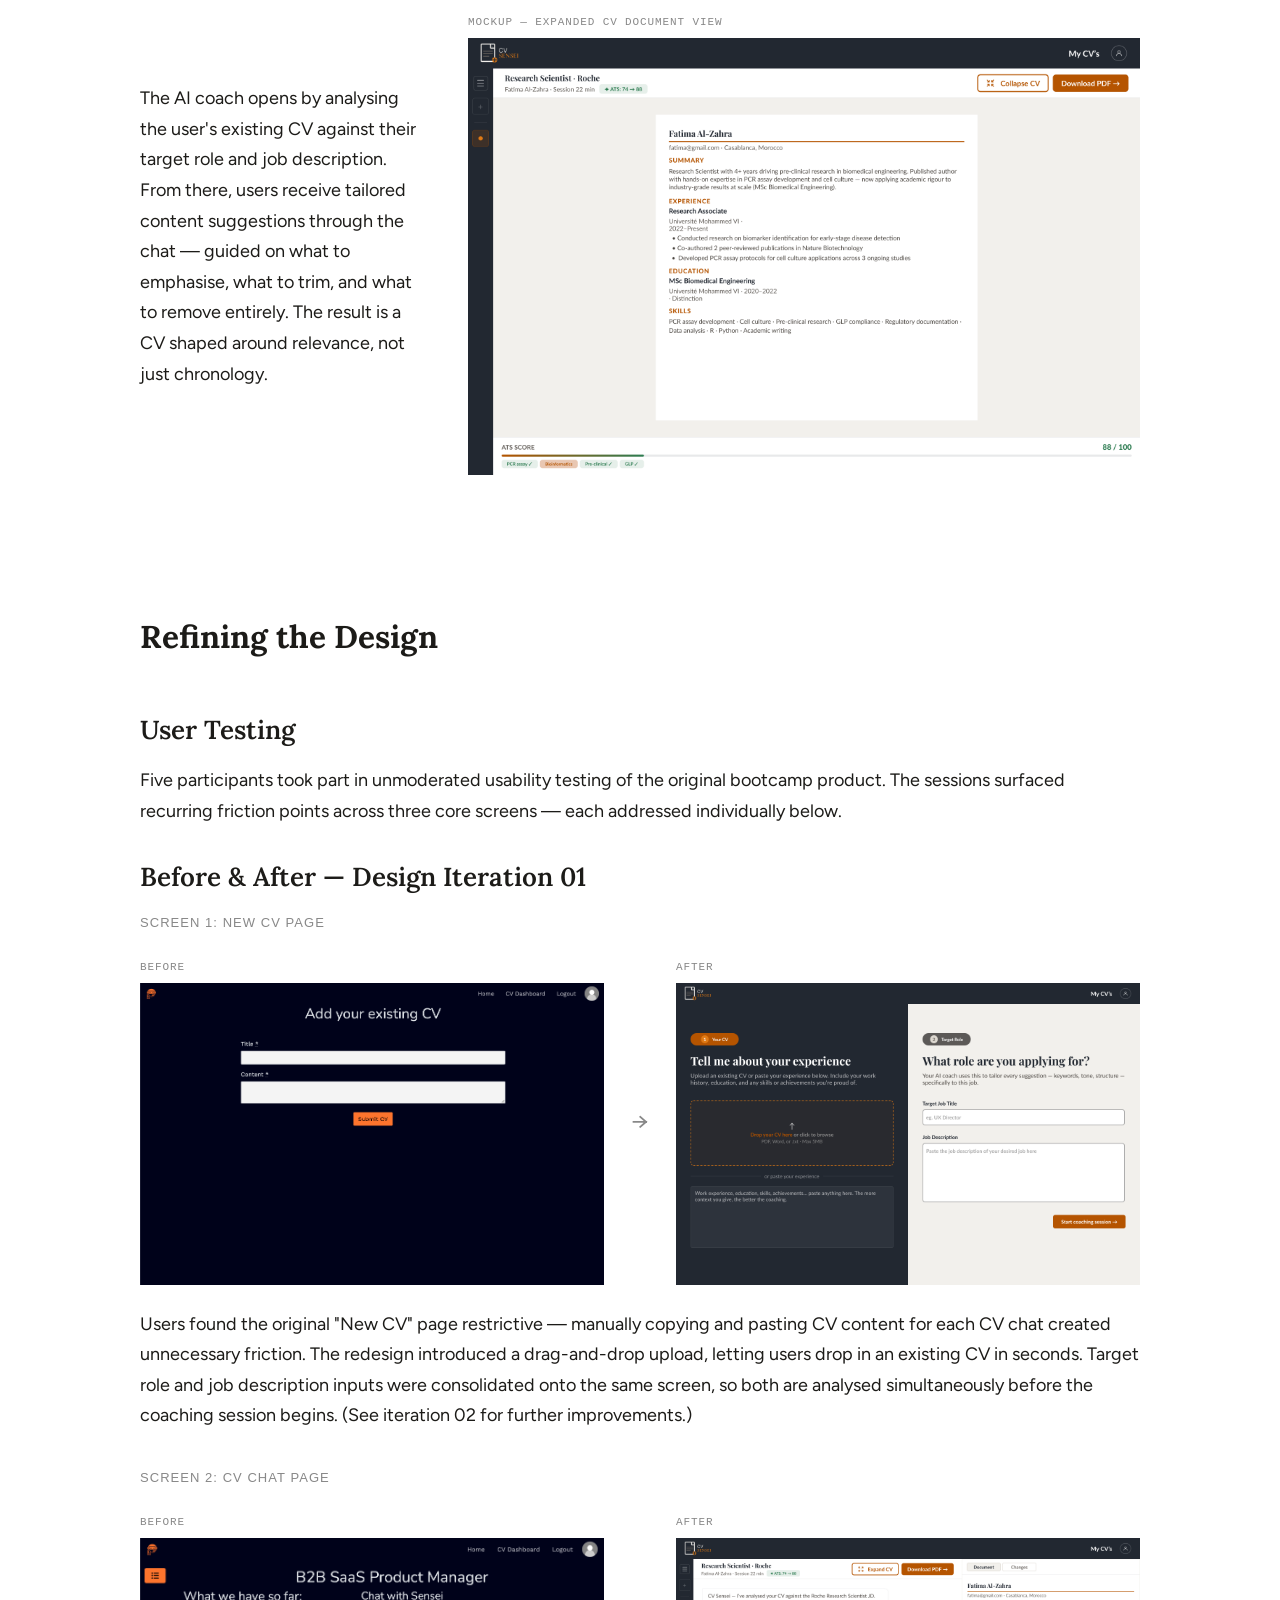
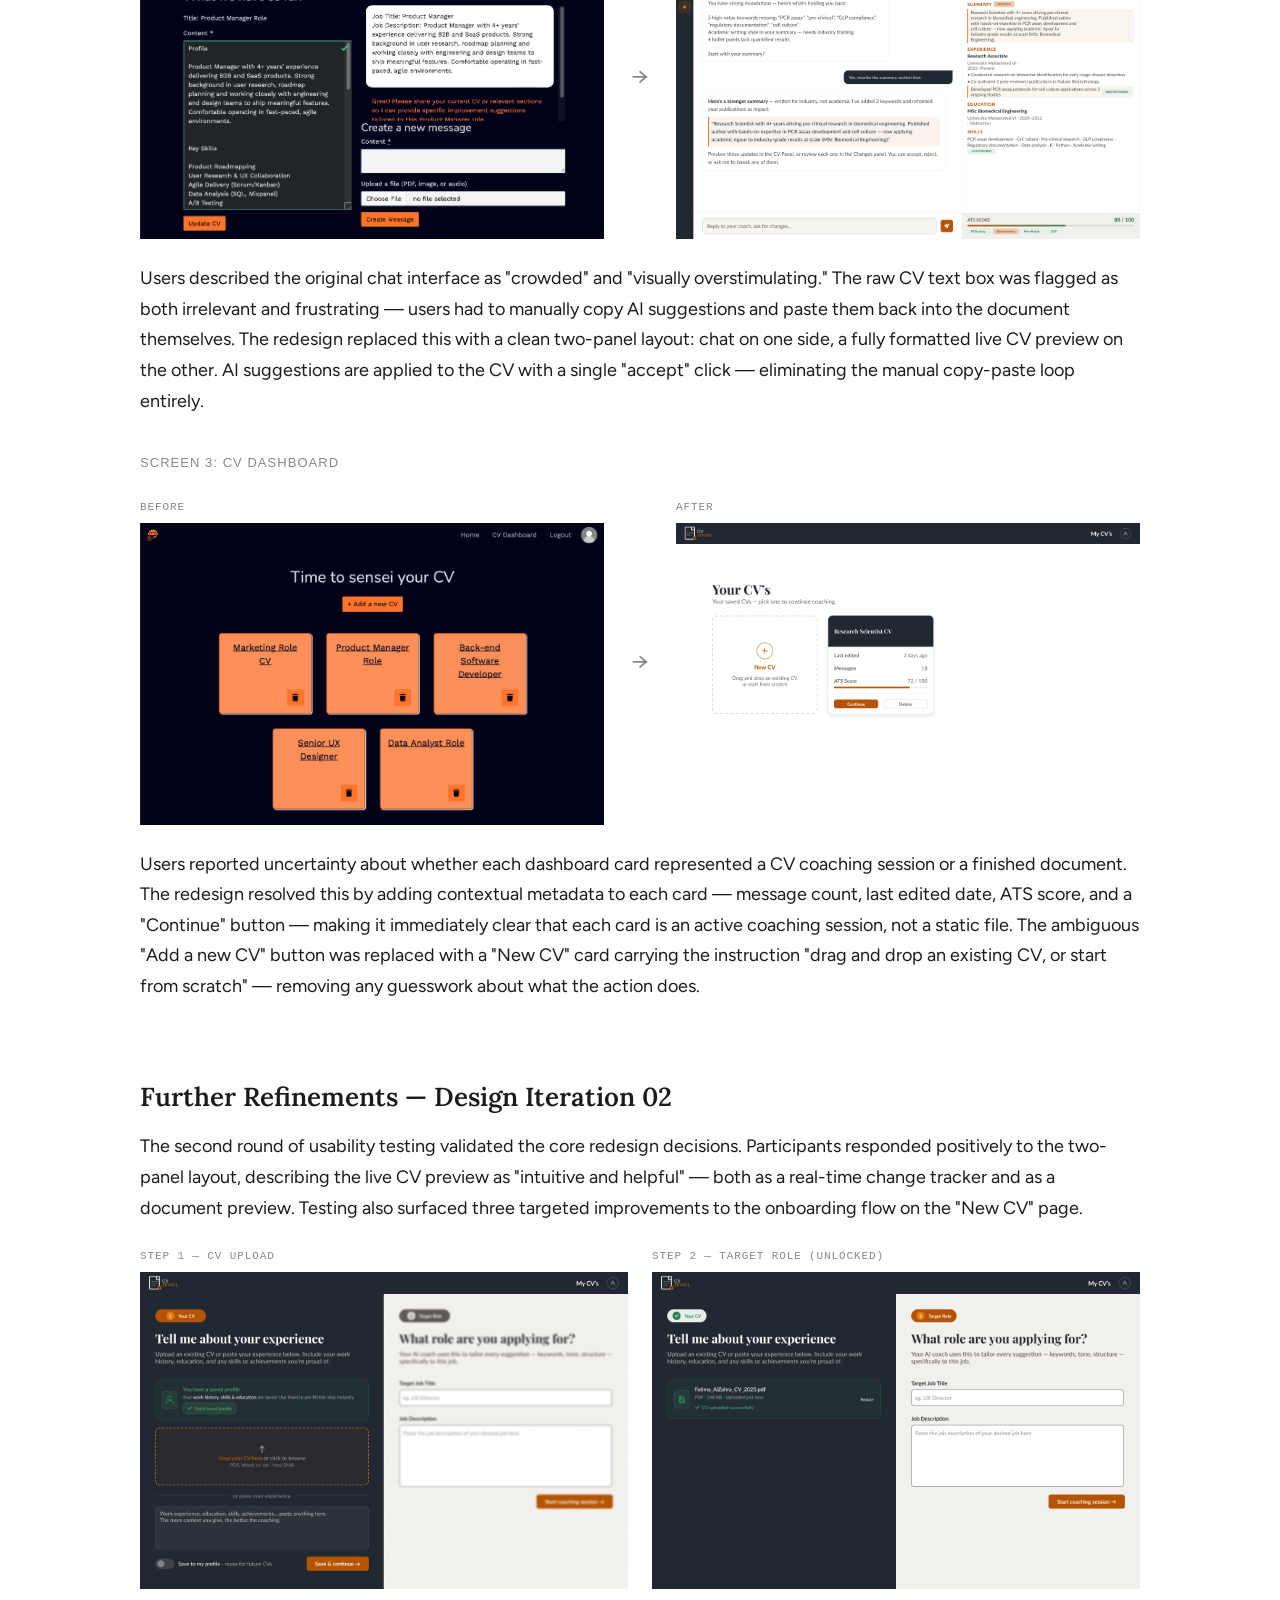
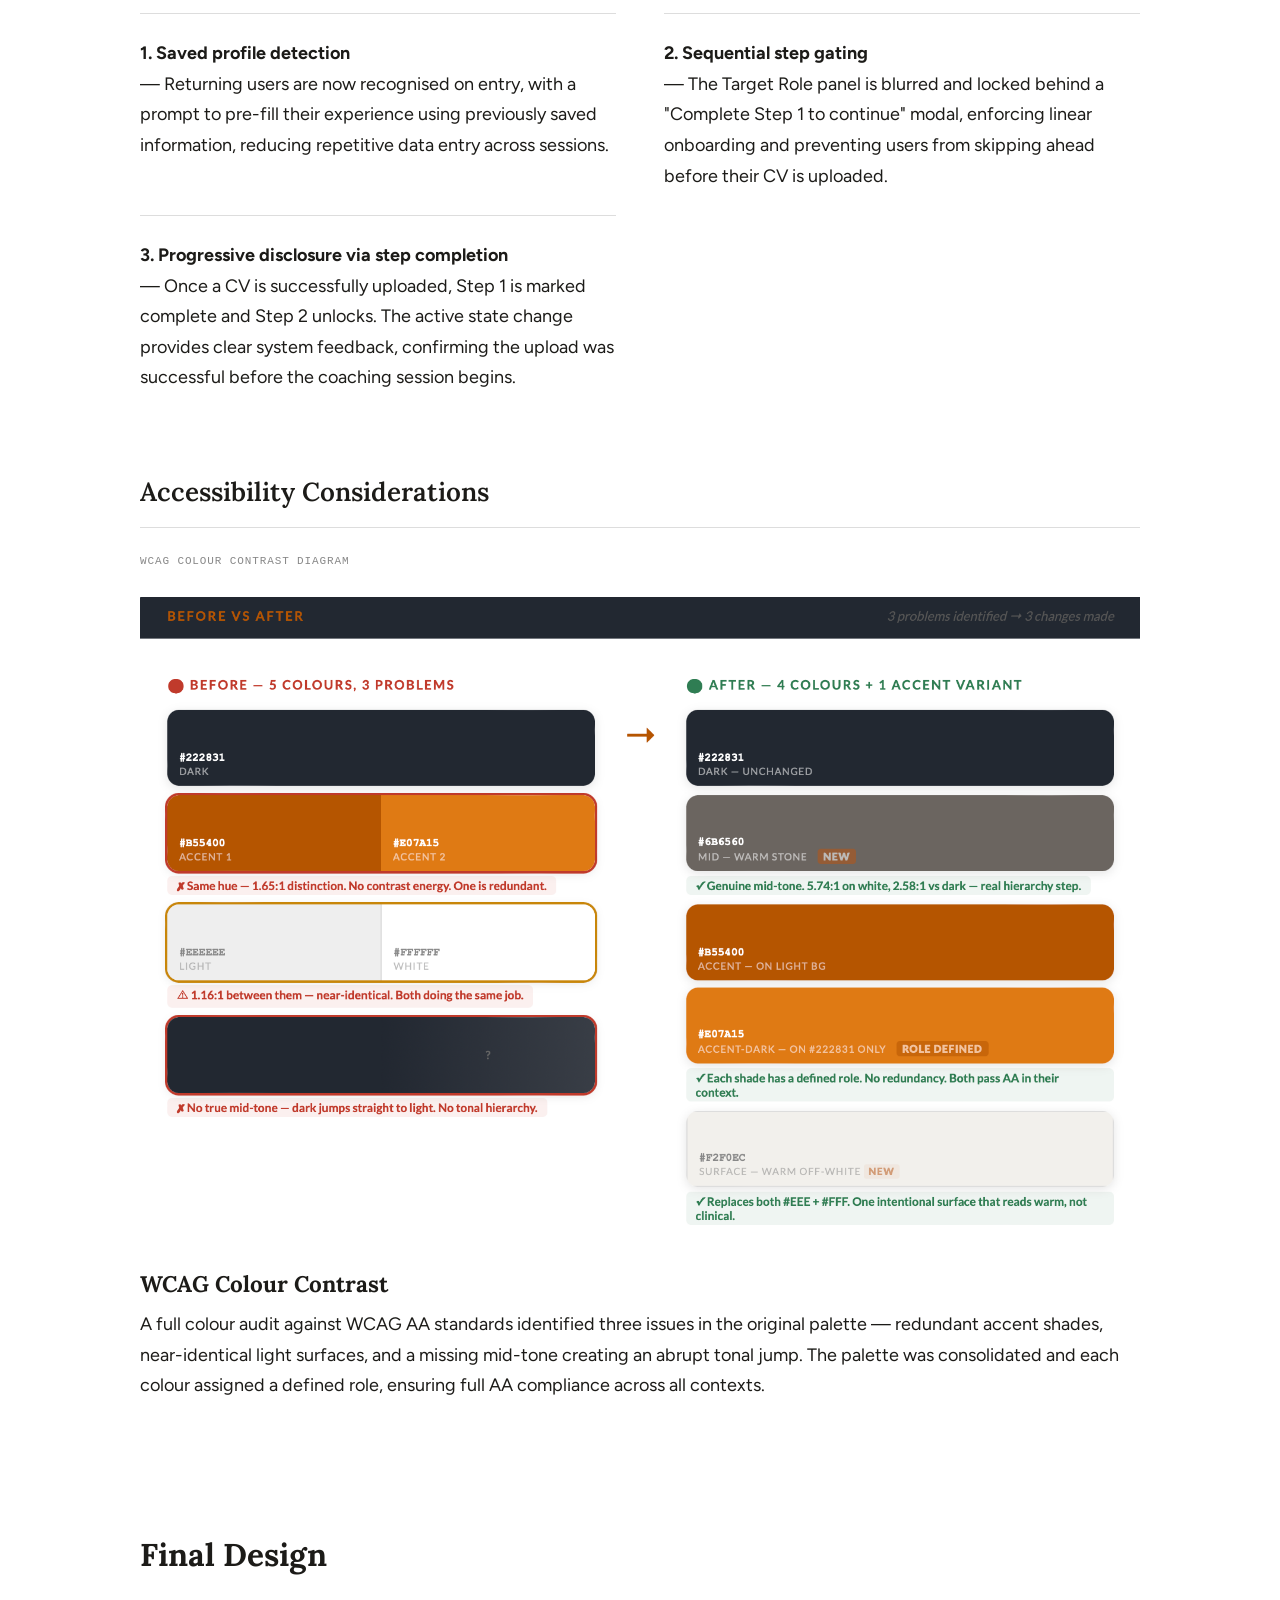
<file: case-studies/cv-sensei.html>
<!DOCTYPE html>
<html lang="en">
  <head>
    <meta charset="UTF-8" />
    <meta name="viewport" content="width=device-width, initial-scale=1.0" />
    <meta
      name="description"
      content="CV Sensei — UX case study by Wiktoria Sudak. AI-powered CV coaching tool: from bootcamp group project to rigorous UX research."
    />
    <title>CV Sensei — Case Study | Wiktoria Sudak</title>

    <!-- Favicon -->
    <link rel="icon" type="image/png" href="../assets/images/logo/logo-favicon.png" />
    <link rel="apple-touch-icon" sizes="180x180" href="../assets/images/logo/apple-touch-icon.png" />

    <!-- Google Fonts -->
    <link rel="preconnect" href="https://fonts.googleapis.com" />
    <link rel="preconnect" href="https://fonts.gstatic.com" crossorigin />
    <link
      href="https://fonts.googleapis.com/css2?family=Figtree:wght@400;500;600&family=Lora:ital,wght@0,600;0,700;1,600&display=swap"
      rel="stylesheet"
    />

    <!-- Stylesheets -->
    <link rel="stylesheet" href="../css/style.css" />
    <link rel="stylesheet" href="../css/components.css" />
    <link rel="stylesheet" href="../css/animations.css" />
  </head>

  <body class="case-study-page">

    <!-- ============================================================
         NAVBAR
    ============================================================ -->
    <nav class="navbar" id="navbar">
      <div class="nav-container">

        <a href="../index.html" class="nav-logo">
          <img src="../assets/images/logo/navbar-logo.svg" alt="WS logo" onerror="this.src='../assets/images/logo/navbar-logo.png'">
        </a>

        <ul class="nav-links">
          <li><a href="../index.html#work" class="nav-link">My Work</a></li>
          <li><a href="../resume.html" class="nav-link nav-link--resume">Résumé ↗</a></li>
          <li><a href="../index.html#contact" class="nav-link">Contact</a></li>
        </ul>

      </div>
    </nav>


    <!-- ══════════════════════════════════════
         SECTION 1 — HERO BANNER
    ══════════════════════════════════════ -->
    <section class="dark">
      <div class="page">
        <a href="../index.html#work" class="back-link">← All Projects</a>
        <span class="eyebrow">UX Design &amp; Development</span>

        <h1>
          <span class="hero-name-word hero-name-word--almond hero-name-word--upright">CV</span>
          <span class="hero-name-word hero-name-word--rust"> Sensei</span>
        </h1>

        <h3>
          A conversational AI agent that acts as a personal CV coach: helping job seekers articulate achievements in compelling language, optimise for ATS screening, prioritise content strategically, and generate polished templates—enabling them to stand out to recruiters and land interviews with confidence.
        </h3>

        <!-- TLDR BANNER -->
        <div class="tldr-grid">
          <div class="tldr-item">
            <span class="tldr-key">Role</span>
            <span class="tldr-val">UX Designer &amp; Developer</span>
          </div>
          <div class="tldr-item">
            <span class="tldr-key">Timeline</span>
            <span class="tldr-val">
              Bootcamp Group AI Project — 1 Week<br>
              Solo UX Project — 3 Weeks
            </span>
          </div>
          <div class="tldr-item">
            <span class="tldr-key">Methodology</span>
            <span class="tldr-val">User interviews &amp; Usability testing</span>
          </div>
        </div>
      </div>
    </section>


    <!-- ══════════════════════════════════════
         SECTION 2 — ORIGIN
    ══════════════════════════════════════ -->
    <section>
      <div class="page">
        <h2>Origin</h2>

        <p>CV Sensei started as a group AI project during a software development bootcamp. All five of us shared the same frustration: updating and tailoring a CV felt disproportionately time-consuming for something we had to do so often. We validated the idea through conversations with other students and our bootcamp instructors, using our shared frustration to form the question: "What if AI could solve this issue?"</p>
        <p>We built a <a href="https://cvsensei-8d86cfaecbdb.herokuapp.com" target="_blank" rel="noopener noreferrer" class="inline-accent-link">live AI-powered CV assistant</a> aimed at job seekers who apply to multiple roles within a week. But as the bootcamp ended, one question stayed with me:</p>
        <blockquote class="origin-question">"What would make someone choose this over any other free AI chatbot they already use?"</blockquote>
      </section>


    <!-- ══════════════════════════════════════
         SECTION 3 — PROJECT OVERVIEW
    ══════════════════════════════════════ -->
    <section class="mid">
      <div class="page">
        <h2>Project Overview</h2>

        <div class="overview-stack">
          <div class="overview-card">
            <h3>The Problem</h3>
            <div class="overview-card__two-col">
              <p>Job seekers face a fundamental tension between personalisation and efficiency. Whether they're a researcher whose academic writing gets filtered out by ATS systems, a seasoned professional drowning in 20 years of experience, or a high-volume applicant who can't rewrite from scratch for every role — the common thread is the same. The process of turning real experience into a compelling, targeted CV is broken.</p>
              <p>Existing tools force a choice. Generic templates offer speed but no intelligence. AI writing tools offer suggestions but no structure. Professional CV writers offer quality but at a cost most can't justify. And through it all, the applicant is left to navigate the process completely alone.</p>
            </div>
          </div>
          <div class="overview-card">
            <h3>The Solution</h3>
            <p>An AI-powered CV coach that transforms CVs through a guided chat experience, asking the right questions and keeping the full application process in mind. Users upload their experience, get intelligent suggestions to strengthen their language, optimise for ATS screening, and receive polished, role-targeted results — all in one flow.</p>
          </div>
        </div>

        <span class="label">Video Snapshot — Key Product Feature</span>
        <video id="keyFeatureVideo" loop muted playsinline webkit-playsinline preload="auto" style="width:100%; display:block;">
          <source src="../assets/videos/key-product-feature.mp4" type="video/mp4">
        </video>
      </div>
    </section>


    <!-- ══════════════════════════════════════
         SECTION 4 — UX RESEARCH
    ══════════════════════════════════════ -->
    <section>
      <div class="page">
        <h2>UX Research</h2>

        <p>The origin question that stuck with me post-bootcamp became the foundation for a more rigorous second phase, aimed at starting with the user, rather than the technicalities of the product itself. Having just completed my professional UX Design certification, I applied everything I learnt, using a structured design framework to make the product better — this time as a solo project.</p>

        <hr>

        <h3>Research Methods</h3>
        <div class="research-methods" style="grid-template-columns: repeat(2, 1fr);">
          <div class="method-card">
            <span class="method-stat">8</span>
            <strong class="method-title">Qualitative Interviews</strong>
            <p class="method-body">Across different industries and career stages, using open-ended questions to surface honest attitudes around the full job application process.</p>
          </div>
          <div class="method-card">
            <span class="method-stat">5</span>
            <strong class="method-title">Usability Studies</strong>
            <p class="method-body">Using our original AI bootcamp project to identify edge cases, missed opportunities, and gain direct user feedback for evidence-based decisions.</p>
          </div>
        </div>

        <h3>Research Questions</h3>
        <p>To help answer my origin question — <em>"What would make someone choose this over any other free AI chatbot they already use?"</em> — the final question in particular was deliberate: designed to surface real expectations around AI help, rather than designing based on assumptions.</p>
        <div class="research-questions">
          <div class="rq-item">
            <span class="rq-number">01</span>
            <p class="rq-text">"Walk me through how you approach a job application."</p>
          </div>
          <div class="rq-item">
            <span class="rq-number">02</span>
            <p class="rq-text">"What do you feel when you have to update your CV?"</p>
          </div>
          <div class="rq-item">
            <span class="rq-number">03</span>
            <p class="rq-text">"If AI were to directly help you with your CV, what would that help ideally look like for you?"</p>
          </div>
        </div>

        <h3>Key Findings</h3>
        <p>Across all eight interviews, the same underlying conflicts surfaced repeatedly — regardless of industry, seniority, or prior experience with AI tools. The pain points participants described weren't isolated frustrations. They clustered into four deeper tensions that would go on to shape every design decision moving forward.</p>
        <div class="findings-list">
          <div class="finding-item">
            <span class="finding-number">01</span>
            <strong class="finding-title">Effort vs. Outcome</strong>
            <p class="finding-body">Users waste significant time wrestling with formatting before a single word of content is written. The effort is front-loaded and invisible to the reader, yet it determines whether the CV even gets opened.</p>
          </div>
          <div class="finding-item">
            <span class="finding-number">02</span>
            <strong class="finding-title">Experience vs. Expression</strong>
            <p class="finding-body">Users undersold themselves through passive language — listing responsibilities rather than achievements. They didn't want AI to write for them — they wanted it to coach them.</p>
          </div>
          <div class="finding-item">
            <span class="finding-number">03</span>
            <strong class="finding-title">Visibility vs. Authenticity</strong>
            <p class="finding-body">Most participants knew ATS filtering existed but had little clarity on how to optimise for it. Adding all keywords felt inauthentic, and they had no way of knowing which ones actually mattered.</p>
          </div>
          <div class="finding-item">
            <span class="finding-number">04</span>
            <strong class="finding-title">Content vs. Structure</strong>
            <p class="finding-body">Users had no clear framework for deciding what to include or in what order. Without guidance, they defaulted to everything, producing unfocused CVs they weren't confident in.</p>
          </div>
        </div>

        <blockquote class="persona-quote">
          "I apply to 30 jobs a week. Move one line in Word and the whole CV falls apart. I don't have time to reformat and rewrite for every role — just to get rejected by an algorithm before a human even sees my name."
          <cite>— Luca Ferrante, the Frequent Applicant</cite>
        </blockquote>
      </div>
    </section>


    <!-- ══════════════════════════════════════
         SECTION 5 — DEFINING THE PROBLEM
    ══════════════════════════════════════ -->
    <section class="mid">
      <div class="page">
        <h2>Defining the Problem</h2>

        <div class="problem-statement">
          "Luca is a Sales Executive applying to over 30 jobs a week who needs a faster way to tailor his CV for each role and pass ATS screening, because rewriting from scratch every time simply isn't sustainable — and he keeps getting rejected before anyone reads his name."
        </div>

        <h3>User Personas</h3>
        <div class="persona-carousel-wrapper" id="personaCarousel">
          <div class="persona-carousel-track">
            <div class="persona-card"><img src="../assets/images/cv-sensei/personas/Persona_1.png" alt="Persona 1" /></div>
            <div class="persona-card"><img src="../assets/images/cv-sensei/personas/Persona_2.png" alt="Persona 2" /></div>
            <div class="persona-card"><img src="../assets/images/cv-sensei/personas/Persona_3.png" alt="Persona 3" /></div>
            <div class="persona-card"><img src="../assets/images/cv-sensei/personas/Persona_4.png" alt="Persona 4" /></div>
          </div>
          <div class="persona-scroll-hint">
            <span>Scroll to see more</span>
            <svg width="20" height="20" viewBox="0 0 20 20" fill="none" xmlns="http://www.w3.org/2000/svg">
              <path d="M7 4l6 6-6 6" stroke="currentColor" stroke-width="1.5" stroke-linecap="round" stroke-linejoin="round"/>
            </svg>
          </div>
        </div>

        <h3>How Might We…</h3>
        <div class="hmw-list">
          <div class="hmw-item">
            <span class="hmw-number">HMW 1</span>
            <strong class="hmw-title">Effort vs. Outcome</strong>
            <p class="hmw-body">How might we reduce the time and cognitive load of CV editing without making the output feel generic or AI-generated?</p>
          </div>
          <div class="hmw-item">
            <span class="hmw-number">HMW 2</span>
            <strong class="hmw-title">Experience vs. Expression</strong>
            <p class="hmw-body">How might we design an AI collaboration model where users feel like the author, not the passenger?</p>
          </div>
          <div class="hmw-item">
            <span class="hmw-number">HMW 3</span>
            <strong class="hmw-title">Visibility vs. Authenticity</strong>
            <p class="hmw-body">How might we surface ATS keyword gaps in a way that feels actionable rather than overwhelming — and that preserves the user's authentic voice?</p>
          </div>
          <div class="hmw-item">
            <span class="hmw-number">HMW 4</span>
            <strong class="hmw-title">Content vs. Structure</strong>
            <p class="hmw-body">How might we help users decide what to include and in what order — so their CV reflects what's most relevant, not just what's most recent?</p>
          </div>
        </div>
      </div>
    </section>


    <!-- ══════════════════════════════════════
         SECTION 6 — DESIGNING THE SOLUTION
    ══════════════════════════════════════ -->
    <section>
      <div class="page">
        <h2>Designing the Solution</h2>

        <h3>User Flows</h3>
        <p>A key design decision was introducing a <strong>guest flow</strong> — letting users create a CV through the chat interface before committing to an account. Account creation is only triggered when they request to download their finished CV, lowering the barrier to entry and building trust before asking for personal details.</p>
        <p>On sign-up, the CV downloads automatically and the user lands on their dashboard, where they can continue refining their existing CV or start a new one tailored to a different role.</p>
        <span class="label">User Flow Diagram</span>
        <img src="../assets/images/cv-sensei/design/user-flows.png" alt="User flow diagram showing guest and authenticated paths through CV Sensei" style="width:100%; margin-bottom:12px;" />
        <p style="font-family:sans-serif; font-size:13px; color:#888; font-style:italic; margin-bottom:48px;">Auth is deferred to the download step — users experience full value before committing to an account.</p>

        <h3>UX Architecture</h3>
        <p>Once the user flows were mapped, I translated them into a full site hierarchy — 
          creating a sitemap that gave me a bird's-eye view of the product structure and further exposed what the bootcamp version was missing. 
          The final sitemap below reflects the full intended product architecture, including user settings, help centre and footer.
          Mapping task flows in parallel helped surface the disconnect between our original structure and the mental models users described in research, leading to several structural changes before a single wireframe was drawn.</p>
        <div class="wireframe-grid">
          <div>
            <span class="label">Sitemap</span>
            <img src="../assets/images/cv-sensei/design/sitemap.png" alt="CV Sensei sitemap showing full site hierarchy" style="width:100%;" />
          </div>
          <div>
            <span class="label">Task Flows</span>
            <img src="../assets/images/cv-sensei/design/task-flows.png" alt="CV Sensei task flows diagram" style="width:100%;" />
          </div>
        </div>

        <h3>Wireframes</h3>
        <p>What started as a simple AI agent grew into a full web app — one with a dedicated landing page that communicates value before asking users to commit to anything.</p>
        <p>Key structural changes from bootcamp to solo project: a <strong>guest flow</strong> so users can explore the product without creating an account; a <strong>document view</strong> so users can preview their updated CV live and control every change before it's applied; and a <strong>homepage</strong> as a new entry point to communicate the product's value proposition upfront.</p>
        <div class="wireframe-grid">
          <div>
            <span class="label">Before — Bootcamp Wireframes</span>
            <img src="../assets/images/cv-sensei/design/wireframes-before.png" alt="Bootcamp wireframes — before" style="width:100%;" />
          </div>
          <div>
            <span class="label">After — Solo Project Wireframes</span>
            <img src="../assets/images/cv-sensei/design/wireframes-after.png" alt="Solo project wireframes — after" style="width:100%;" />
          </div>
        </div>

        <h3 style="margin-top:48px;">Mockups</h3>

        <!-- HMW 1 -->
        <p class="hmw-label">HMW 1: Effort vs. Outcome</p>
        <p class="hmw-question">How might we reduce the time and cognitive load of CV editing without making the output feel generic or AI-generated?</p>
        <div class="mockup-row">
          <div class="mockup-screen">
            <span class="label">Mockup — Three-panel chat view</span>
            <img src="../assets/images/cv-sensei/design/HMW1-Mockup.png" alt="HMW 1 Mockup — Three-panel chat view" style="width:100%;" />
          </div>
          <div class="mockup-text">
            <p>Users begin by uploading an existing CV or adding their experience manually. Regardless of input method, the output is automatically formatted and displayed alongside the chat in real time. All formatting and structural changes are handled conversationally through the AI coach — removing the cognitive load of editing a document manually each time.</p>
          </div>
        </div>

        <!-- HMW 2 -->
        <p class="hmw-label">HMW 2: Experience vs. Expression</p>
        <p class="hmw-question">How might we design an AI collaboration model where users feel like the author, not the passenger?</p>
        <div class="mockup-row mockup-row--reverse">
          <div class="mockup-screen">
            <span class="label">Mockup — Changes panel view</span>
            <img src="../assets/images/cv-sensei/design/HMW2-Mockup.png" alt="HMW 2 Mockup — Changes panel view" style="width:100%;" />
          </div>
          <div class="mockup-text">
            <p>The Changes view gives users full editorial control — reviewing each AI suggestion individually and choosing to accept, reject, or edit it before it's applied. A Document/Changes toggle lets users switch seamlessly between reviewing suggestions and seeing their CV take shape. Layout, style, and content order can all be adjusted directly through the chat.</p>
          </div>
        </div>

        <!-- HMW 3 -->
        <p class="hmw-label">HMW 3: Visibility vs. Authenticity</p>
        <p class="hmw-question">How might we surface ATS keyword gaps in a way that feels actionable rather than overwhelming — and that preserves the user's authentic voice?</p>
        <div class="mockup-row">
          <div class="mockup-screen">
            <span class="label">Mockup — ATS score &amp; keyword badges</span>
            <img src="../assets/images/cv-sensei/design/HMW3-Mockup.png" alt="HMW 3 Mockup — ATS score and keyword badges" style="width:100%;" />
          </div>
          <div class="mockup-text">
            <p>The ATS score is visible throughout the entire session, giving users a clear measure of progress without interrupting the flow of the conversation. Suggested keywords are surfaced directly on the CV preview with "new keyword" badges — showing exactly what was added and where. Users retain full control, and can edit any suggestion before approving it.</p>
          </div>
        </div>

        <!-- HMW 4 -->
        <p class="hmw-label">HMW 4: Content vs. Structure</p>
        <p class="hmw-question">How might we help users decide what to include and in what order — so their CV reflects what's most relevant, not just what's most recent?</p>
        <div class="mockup-row mockup-row--reverse">
          <div class="mockup-screen">
            <span class="label">Mockup — Expanded CV document view</span>
            <img src="../assets/images/cv-sensei/design/HMW4-Mockup.png" alt="HMW 4 Mockup — Expanded CV document view" style="width:100%;" />
          </div>
          <div class="mockup-text">
            <p>The AI coach opens by analysing the user's existing CV against their target role and job description. From there, users receive tailored content suggestions through the chat — guided on what to emphasise, what to trim, and what to remove entirely. The result is a CV shaped around relevance, not just chronology.</p>
          </div>
        </div>
      </div>
    </section>


    <!-- ══════════════════════════════════════
         SECTION 7 — REFINING THE DESIGN
    ══════════════════════════════════════ -->
    <section class="mid">
      <div class="page">
        <h2>Refining the Design</h2>

        <h3>User Testing</h3>
        <p>Five participants took part in unmoderated usability testing of the original bootcamp product. The sessions surfaced recurring friction points across three core screens — each addressed individually below.</p>

        <h3 style="margin-top:36px;">Before &amp; After — Design Iteration 01</h3>

        <!-- Screen 1: New CV Page -->
        <p style="font-family:sans-serif; font-size:13px; color:#888; text-transform:uppercase; letter-spacing:0.08em; margin-bottom:16px;">Screen 1: New CV Page</p>
        <div class="iteration-row">
          <div>
            <span class="label">Before</span>
            <img src="../assets/images/cv-sensei/design/screen1-before.png" alt="Screen 1 Before — New CV Page original design" style="width:100%;" />
          </div>
          <div class="arrow-box">→</div>
          <div>
            <span class="label">After</span>
            <img src="../assets/images/cv-sensei/design/screen1-after.png" alt="Screen 1 After — New CV Page redesign" style="width:100%;" />
          </div>
        </div>
        <p>Users found the original "New CV" page restrictive — manually copying and pasting CV content for each CV chat created unnecessary friction. The redesign introduced a drag-and-drop upload, letting users drop in an existing CV in seconds. Target role and job description inputs were consolidated onto the same screen, so both are analysed simultaneously before the coaching session begins. (See iteration 02 for further improvements.)</p>

        <!-- Screen 2: CV Chat Page -->
        <p style="font-family:sans-serif; font-size:13px; color:#888; text-transform:uppercase; letter-spacing:0.08em; margin: 36px 0 16px;">Screen 2: CV Chat Page</p>
        <div class="iteration-row">
          <div>
            <span class="label">Before</span>
            <img src="../assets/images/cv-sensei/design/screen2-before.png" alt="Screen 2 Before — CV Chat Page original design" style="width:100%;" />
          </div>
          <div class="arrow-box">→</div>
          <div>
            <span class="label">After</span>
            <img src="../assets/images/cv-sensei/design/screen2-after.png" alt="Screen 2 After — CV Chat Page redesign" style="width:100%;" />
          </div>
        </div>
        <p>Users described the original chat interface as "crowded" and "visually overstimulating." The raw CV text box was flagged as both irrelevant and frustrating — users had to manually copy AI suggestions and paste them back into the document themselves. The redesign replaced this with a clean two-panel layout: chat on one side, a fully formatted live CV preview on the other. AI suggestions are applied to the CV with a single "accept" click — eliminating the manual copy-paste loop entirely.</p>

        <!-- Screen 3: CV Dashboard -->
        <p style="font-family:sans-serif; font-size:13px; color:#888; text-transform:uppercase; letter-spacing:0.08em; margin: 36px 0 16px;">Screen 3: CV Dashboard</p>
        <div class="iteration-row">
          <div>
            <span class="label">Before</span>
            <img src="../assets/images/cv-sensei/design/screen3-before.png" alt="Screen 3 Before — CV Dashboard original design" style="width:100%;" />
          </div>
          <div class="arrow-box">→</div>
          <div>
            <span class="label">After</span>
            <img src="../assets/images/cv-sensei/design/screen3-after.png" alt="Screen 3 After — CV Dashboard redesign" style="width:100%;" />
          </div>
        </div>
        <p>Users reported uncertainty about whether each dashboard card represented a CV coaching session or a finished document. The redesign resolved this by adding contextual metadata to each card — message count, last edited date, ATS score, and a "Continue" button — making it immediately clear that each card is an active coaching session, not a static file. The ambiguous "Add a new CV" button was replaced with a "New CV" card carrying the instruction "drag and drop an existing CV, or start from scratch" — removing any guesswork about what the action does.</p>

        <h3 style="margin-top:80px;">Further Refinements — Design Iteration 02</h3>
        <p>The second round of usability testing validated the core redesign decisions. Participants responded positively to the two-panel layout, describing the live CV preview as "intuitive and helpful" — both as a real-time change tracker and as a document preview. Testing also surfaced three targeted improvements to the onboarding flow on the "New CV" page.</p>

        <div class="wireframe-grid">
          <div>
            <span class="label">Step 1 — CV Upload</span>
            <img src="../assets/images/cv-sensei/design/NewCV-step1.png" alt="New CV Step 1 — CV Upload" style="width:100%;" />
          </div>
          <div>
            <span class="label">Step 2 — Target Role (unlocked)</span>
            <img src="../assets/images/cv-sensei/design/NewCV-step2.png" alt="New CV Step 2 — Target Role" style="width:100%;" />
          </div>
        </div>

        <div class="hmw-list" style="margin-top:24px;">
          <div class="hmw-item"><strong>1. Saved profile detection</strong> — Returning users are now recognised on entry, with a prompt to pre-fill their experience using previously saved information, reducing repetitive data entry across sessions.</div>
          <div class="hmw-item"><strong>2. Sequential step gating</strong> — The Target Role panel is blurred and locked behind a "Complete Step 1 to continue" modal, enforcing linear onboarding and preventing users from skipping ahead before their CV is uploaded.</div>
          <div class="hmw-item"><strong>3. Progressive disclosure via step completion</strong> — Once a CV is successfully uploaded, Step 1 is marked complete and Step 2 unlocks. The active state change provides clear system feedback, confirming the upload was successful before the coaching session begins.</div>
        </div>

        <h3>Accessibility Considerations</h3>
        <div class="a11y-card" style="border-top: 1px solid #ddd; padding: 24px 0;">
          <div class="wcag-block">
            <span class="label">WCAG Colour Contrast Diagram</span>
            <img src="../assets/images/cv-sensei/design/WCAG-diagram.png" alt="WCAG colour contrast diagram showing palette audit and AA compliance" style="width:100%;" />
            <div class="wcag-text">
              <h4>WCAG Colour Contrast</h4>
              <p>A full colour audit against WCAG AA standards identified three issues in the original palette — redundant accent shades, near-identical light surfaces, and a missing mid-tone creating an abrupt tonal jump. The palette was consolidated and each colour assigned a defined role, ensuring full AA compliance across all contexts.</p>
            </div>
          </div>
        </div>
      </div>
    </section>


    <!-- ══════════════════════════════════════
         SECTION 8 — FINAL DESIGN
    ══════════════════════════════════════ -->
    <section>
      <div class="page">
        <h2>Final Design</h2>

        <span class="label">Product Snapshot — Landing Page</span>
        <p>To see the full user flow and key product features, <a href="#keyFeatureVideo" class="inline-accent-link">click here</a>.</p>
        <video id="finalDesignVideo" loop muted playsinline webkit-playsinline preload="auto" style="width:100%; display:block; margin-bottom:48px;">
          <source src="../assets/videos/final-design.mp4" type="video/mp4">
        </video>

      </div>
    </section>


    <!-- ══════════════════════════════════════
         SECTION 9 — REFLECTION
    ══════════════════════════════════════ -->
    <section>
      <div class="page">
        <h2>Reflection</h2>

        <div class="reflection-grid">
          <div class="reflection-card">
            <h3>What I Learned</h3>
            <ul>
              <li>Following the design framework end to end — rather than jumping to solutions — is what separates a functioning product from one that genuinely matters to people. Every stage I was tempted to skip turned out to directly shape a better decision downstream.</li>
              <li>AI-powered products introduce a UX challenge general principles don't fully cover: users need to feel like collaborators, not passengers. That balance was the central design problem of this project.</li>
              <li>On a craft level: my first full design system, first WCAG colour audit, first high-fidelity responsive mockups — and learning to treat iteration as a deliberate phase, not a reaction.</li>
            </ul>
          </div>
          <div class="reflection-card">
            <h3>What I'd Do Differently</h3>
            <ul>
              <li>Establish the design system as a complete, component-based foundation before touching any screens. Moving into mockups while it was still partially defined meant revisiting decisions mid-build that should have been resolved upfront.</li>
              <li>Question the brief earlier. I approached this as improving an existing product — which shaped every decision including my research questions. With more distance, I'd ask whether the same user problems might call for an entirely different solution before assuming the direction.</li>
            </ul>
          </div>
        </div>

        <h3>Next Steps</h3>
        <div class="hmw-list">
          <div class="hmw-item">
            <strong>01 — Build to production using AI-assisted development tools</strong>
            <p>Translate the final Figma designs into a working application using Builder.io and Claude MCP — moving the product from a design artefact into a real, testable product in users' hands.</p>
          </div>
          <div class="hmw-item">
            <strong>02 — Conduct a third round of usability testing at production level</strong>
            <p>With a live application, run a further round of testing focused on areas unique to production: AI model behaviour and output quality, response channelling across different CV types, and account security flows — validating that the experience holds up beyond the design environment.</p>
          </div>
        </div>
      </div>
    </section>
   
    <!-- ============================================================
         CONTACT
    ============================================================ -->
     <section class="contact" id="contact">
      <div class="section-container">

        <div class="section-header">
          <h2 class="section-title">Let's Connect</h2>
          <p class="section-subtitle">
            I'm actively looking for UX and frontend roles. 
            Whether you want to talk about a project, a position, 
            or just make contact — I'd love to hear from you.
          </p>
        </div>

        <a
          href="https://linkedin.com/in/wksudak"
          target="_blank"
          rel="noopener noreferrer"
          class="btn btn-primary contact-linkedin-btn"
        >
          <svg xmlns="http://www.w3.org/2000/svg" width="18" height="18" viewBox="0 0 24 24" fill="currentColor" aria-hidden="true">
            <path d="M20.447 20.452h-3.554v-5.569c0-1.328-.027-3.037-1.852-3.037-1.853 0-2.136 1.445-2.136 2.939v5.667H9.351V9h3.414v1.561h.046c.477-.9 1.637-1.85 3.37-1.85 3.601 0 4.267 2.37 4.267 5.455v6.286zM5.337 7.433a2.062 2.062 0 0 1-2.063-2.065 2.064 2.064 0 1 1 2.063 2.065zm1.782 13.019H3.555V9h3.564v11.452zM22.225 0H1.771C.792 0 0 .774 0 1.729v20.542C0 23.227.792 24 1.771 24h20.451C23.2 24 24 23.227 24 22.271V1.729C24 .774 23.2 0 22.222 0h.003z"/>
          </svg>
          Connect on LinkedIn
        </a>

        <div class="form-divider">
          <span>OR DROP ME A MESSAGE:</span>
        </div>

        <form
          class="contact-form"
          id="contact-form"
          action="https://formspree.io/f/mnjlzlgr"
          method="POST"
        >
          <div class="form-row">
            <div class="form-group">
              <input
                type="text"
                id="name"
                name="name"
                class="form-input"
                placeholder="Your name"
                required
              />
            </div>
            <div class="form-group">
              <input
                type="email"
                id="email"
                name="email"
                class="form-input"
                placeholder="your@email.com"
                required
              />
            </div>
          </div>

          <div class="form-group">
            <textarea
              id="message"
              name="message"
              class="form-input form-textarea"
              placeholder="Tell me about your project..."
              rows="6"
              required
            ></textarea>
          </div>

          <button type="submit" class="btn btn-primary contact-submit-btn">
            Send Message
          </button>

          <p class="form-status" id="form-status" aria-live="polite"></p>

        </form>

      </div>
    </section>


    <!-- ============================================================
         FOOTER
    ============================================================ -->
    <footer class="footer">
      <div class="footer-container">
        <p class="footer-copy">
          &copy; <span id="footer-year"></span> Wiktoria Sudak.
        </p>
        <ul class="footer-links">
          <li>
            <a
              href="https://linkedin.com/in/wksudak"
              target="_blank"
              rel="noopener noreferrer"
              class="footer-link"
              aria-label="LinkedIn"
            >
              <svg xmlns="http://www.w3.org/2000/svg" width="22" height="22" viewBox="0 0 24 24" fill="currentColor" aria-hidden="true">
                <path d="M20.447 20.452h-3.554v-5.569c0-1.328-.027-3.037-1.852-3.037-1.853 0-2.136 1.445-2.136 2.939v5.667H9.351V9h3.414v1.561h.046c.477-.9 1.637-1.85 3.37-1.85 3.601 0 4.267 2.37 4.267 5.455v6.286zM5.337 7.433a2.062 2.062 0 0 1-2.063-2.065 2.064 2.064 0 1 1 2.063 2.065zm1.782 13.019H3.555V9h3.564v11.452zM22.225 0H1.771C.792 0 0 .774 0 1.729v20.542C0 23.227.792 24 1.771 24h20.451C23.2 24 24 23.227 24 22.271V1.729C24 .774 23.2 0 22.222 0h.003z"/>
              </svg>
            </a>
          </li>
          <li>
            <a
              href="https://github.com/nmkap"
              target="_blank"
              rel="noopener noreferrer"
              class="footer-link"
              aria-label="GitHub"
            >
              <svg xmlns="http://www.w3.org/2000/svg" width="22" height="22" viewBox="0 0 24 24" fill="currentColor" aria-hidden="true">
                <path d="M12 0C5.374 0 0 5.373 0 12c0 5.302 3.438 9.8 8.207 11.387.599.111.793-.261.793-.577v-2.234c-3.338.726-4.033-1.416-4.033-1.416-.546-1.387-1.333-1.756-1.333-1.756-1.089-.745.083-.729.083-.729 1.205.084 1.839 1.237 1.839 1.237 1.07 1.834 2.807 1.304 3.492.997.107-.775.418-1.305.762-1.604-2.665-.305-5.467-1.334-5.467-5.931 0-1.311.469-2.381 1.236-3.221-.124-.303-.535-1.524.117-3.176 0 0 1.008-.322 3.301 1.23A11.509 11.509 0 0 1 12 5.803c1.02.005 2.047.138 3.006.404 2.291-1.552 3.297-1.23 3.297-1.23.653 1.653.242 2.874.118 3.176.77.84 1.235 1.911 1.235 3.221 0 4.609-2.807 5.624-5.479 5.921.43.372.823 1.102.823 2.222v3.293c0 .319.192.694.801.576C20.566 21.797 24 17.3 24 12c0-6.627-5.373-12-12-12z"/>
              </svg>
            </a>
          </li>
        </ul>
      </div>
    </footer>


    <!-- Scripts -->
    <script src="../js/main.js"></script>
    <script src="../js/case-study.js"></script>

  </body>
</html>
</file>
<file: css/style.css>
/* ------------------------------------------------------------
   Branding & Design Tokens
   ------------------------------------------------------------ */
:root {
 /* Backgrounds */
  --color-bg-dark:     #1C1B18;
  --color-bg-light:    #FFFBF1;
  --color-bg-white:    #FFFFFF;
  --color-bg-brown:    #562114;

/* Text — light surfaces */
  --color-text-primary:   #1C1B18;
  --color-text-accent:    #B7410E;
  --color-text-muted:     #4A4540;;

  /* Text — dark surfaces */
  --color-text-on-dark-primary: #FFFFFF;
  --color-text-on-dark-secondary:#F0E1D1;
  --color-text-on-dark-muted: #BCBAAE;
  --color-text-on-dark-accent: #B7410E;
  --color-text-on-dark-tertiary: #85827F;

  /* Buttons */
  --color-accent:       #B7410E;
  --color-secondary:    #F0E1D1;
  --color-accent-hover: #8E270E;

  /* Borders */
  --color-border:      #1C1B18;

  /* Typography */
  --font-sans:   'Figtree', system-ui, sans-serif;
  --font-serif:  'Lora', Georgia, serif;

  /* Spacing scale */
  --space-xs:  0.5rem;
  --space-sm:  1rem;  
  --space-md:  2rem;
  --space-lg:  4rem;
  --space-xl:  8rem;

  /* Layout */
  --max-width:       1100px;
  --nav-height:      68px;
  --border-radius:   12px;
  --border-radius-sm: 6px;

  /* Transitions */
  --transition: 0.25s ease;
}


/* ------------------------------------------------------------
   Reset & Box Model
   ------------------------------------------------------------ */
*,
*::before,
*::after {
  box-sizing: border-box;
  margin: 0;
  padding: 0;
}

html {
  scroll-behavior: smooth;
  scroll-padding-top: var(--nav-height);
  font-size: 18px;
  -webkit-text-size-adjust: 100%;
  overflow-x: hidden;
}

body {
  font-family: var(--font-sans);
  background-color: var(--color-bg-white);
  color: var(--color-text-primary);
  line-height: 1.7;
  min-height: 100vh;
}

img {
  display: block;
  max-width: 100%;
  height: auto;
}

a {
  color: inherit;
  text-decoration: none;
}

ul {
  list-style: none;
}

button {
  cursor: pointer;
  font-family: inherit;
  border: none;
  background: none;
}


/* ------------------------------------------------------------
   Typography
   ------------------------------------------------------------ */
h1, h2, h3, h4 {
  font-family: var(--font-serif);
  line-height: 1.15;
  font-weight: 700;
}

.section-title {
  font-family: var(--font-serif);
  font-size: clamp(1.5rem, 3.5vw, 2.25rem);
  font-weight: 700;
  color: var(--color-text-primary);
  margin-bottom: var(--space-sm);
}

.section-subtitle {
  font-size: 1rem;
  color: var(--color-text-secondary);
  max-width: 480px;
}

.section-header {
  margin-bottom: var(--space-md);
}

.section-container {
  max-width: var(--max-width);
  margin: 0 auto;
  padding: var(--space-lg) var(--space-md);
}


/* ------------------------------------------------------------
   Buttons
   ------------------------------------------------------------ */
.btn {
  display: inline-flex;
  align-items: center;
  gap: 0.5rem;
  padding: 0.75rem 1.75rem;
  border-radius: var(--border-radius-sm);
  font-size: 0.9rem;
  font-weight: 500;
  letter-spacing: 0.01em;
  transition: background-color var(--transition),
              color var(--transition),
              border-color var(--transition),
              transform var(--transition);
}

.btn:active {
  transform: scale(0.98);
}

.btn-primary {
  background-color: var(--color-accent);
  color: var(--color-text-on-dark-primary);
}

.btn-primary:hover {
  background-color: var(--color-accent-hover);
}

.btn-secondary {
  /* border: 1px solid var(--color-secondary); */
  color: var(--color-text-on-dark-primary);
  background-color: transparent;
}

.btn-secondary:hover {
  border-color: var(--color-accent-hover);
  color: var(--color-accent-hover);
}

.inline-accent-link {
  color: var(--color-accent);
  text-decoration: underline;
  text-underline-offset: 2px;
  transition: color 0.2s ease;
}

.inline-accent-link:hover {
  color: var(--color-accent-hover);
}

.btn-full {
  width: 100%;
  justify-content: center;
}
</file>
<file: css/components.css>
/* ============================================================
   COMPONENTS.CSS — Navbar, Hero, Cards, Form, Footer
   ============================================================ */


/* ------------------------------------------------------------
   NAVBAR
   ------------------------------------------------------------ */
.navbar {
  position: fixed;
  top: 0;
  left: 0;
  right: 0;
  z-index: 100;
  height: var(--nav-height);
  background-color: var(--color-bg-dark);
  backdrop-filter: blur(12px);
  -webkit-backdrop-filter: blur(12px);
  border-bottom: 1px solid transparent;
  transition: border-color var(--transition);
}

/* JS adds this class on scroll */
.navbar.scrolled {
  border-bottom-color: var(--color-border);
}

.nav-container {
  width: 100%;
  padding: 0 64px;
  height: 100%;
  display: flex;
  align-items: center;
  justify-content: space-between;
}

.nav-logo {
  display: flex;
  align-items: center;
  transition: opacity var(--transition);
}

.nav-logo img {
  height: 50px;
  width: auto;
  display: block;
}

.nav-logo:hover {
  opacity: 0.7;
}

.nav-links {
  display: flex;
  align-items: center;
  gap: 40px;
}

.nav-link {
  font-size: 0.875rem;
  font-weight: 500;
  color: var(--color-text-on-dark-muted);
  letter-spacing: 0.02em;
  transition: color var(--transition);
}

.nav-link:hover,
.nav-link.active {
  color: var(--color-text-on-dark-secondary);
}

.nav-link--resume {
  color: var(--color-text-on-dark-secondary);
  border: 1px solid rgba(240, 225, 209, 0.2);
  padding: 8px 20px;
  border-radius: 100px;
  transition: background var(--transition), border-color var(--transition);
}

.nav-link--resume:hover {
  background: rgba(240, 225, 209, 0.06);
  border-color: rgba(240, 225, 209, 0.35);
  color: var(--color-text-on-dark-secondary);
}


/* ------------------------------------------------------------
   HERO
   ------------------------------------------------------------ */
.hero {
  min-height: 100vh;
  min-height: 100svh;
  display: flex;
  flex-direction: column;
  justify-content: flex-end;
  padding-top: var(--nav-height);
  background-color: var(--color-bg-dark);
}

.hero-container {
  padding: var(--space-lg) 64px 80px;
}

.hero-eyebrow {
  font-family: var(--font-serif);
  font-style: italic;
  font-weight: 400;
  font-size: 1.4rem;
  color: var(--color-text-on-dark-tertiary);
  letter-spacing: 0;
  text-transform: none;
  margin-bottom: 4px;
}

.hero-name {
  font-family: var(--font-serif);
  color: var(--color-text-on-dark-secondary);
  font-size: clamp(4rem, 9vw, 6.5rem);
  font-weight: 700;
  font-style: italic;
  line-height: 1.05;
  margin-bottom: 28px;
}

.hero-name-word--almond {
  color: var(--color-text-on-dark-secondary);
}

.hero-name-word--rust {
  color: var(--color-accent);
}

.hero-descriptor {
  font-family: var(--font-sans);
  font-weight: 400;
  font-size: 1rem;
  color: var(--color-text-on-dark-muted);
  line-height: 1.6;
  max-width: 520px;
  margin-bottom: 2.25rem;
}

.hero-descriptor strong {
  color: var(--color-text-on-dark-secondary);
  font-weight: 500;
}

.hero-rule {
  width: 40px;
  height: 1px;
  background: rgba(183, 65, 14, 0.45);
  border: none;
  margin-bottom: 36px;
}

.hero-cta {
  display: flex;
  align-items: center;
  gap: 20px;
  flex-wrap: wrap;
}

.hero-avail {
  display: inline-flex;
  align-items: center;
  gap: 8px;
  font-family: var(--font-sans);
  font-size: 0.611rem;
  font-weight: 600;
  letter-spacing: 0.1em;
  text-transform: uppercase;
  color: var(--color-text-on-dark-tertiary);
}

.hero-avail-dot {
  width: 7px;
  height: 7px;
  border-radius: 50%;
  background: #4CAF50;
  flex-shrink: 0;
}

.hero-bottom-sep {
  width: 1px;
  height: 20px;
  background: rgba(240, 225, 209, 0.15);
}

.hero-btn-primary {
  display: inline-flex;
  align-items: center;
  gap: 8px;
  font-family: var(--font-sans);
  font-size: 0.875rem;
  font-weight: 600;
  color: var(--color-text-on-dark-primary);
  background: var(--color-accent);
  border: none;
  border-radius: 100px;
  padding: 12px 28px;
  cursor: pointer;
  text-decoration: none;
  letter-spacing: 0.01em;
  transition: background 0.2s ease, transform 0.15s ease;
}

.hero-btn-primary:hover {
  background: var(--color-accent-hover);
  transform: translateY(-1px);
}

.hero-btn-secondary {
  display: inline-flex;
  align-items: center;
  gap: 8px;
  font-family: var(--font-sans);
  font-size: 0.875rem;
  font-weight: 500;
  color: var(--color-text-on-dark-muted);
  background: transparent;
  border: 1px solid rgba(240, 225, 209, 0.2);
  border-radius: 100px;
  padding: 12px 28px;
  cursor: pointer;
  text-decoration: none;
  letter-spacing: 0.01em;
  transition: color 0.2s ease, border-color 0.2s ease, transform 0.15s ease;
}

.hero-btn-secondary:hover {
  color: var(--color-text-on-dark-secondary);
  border-color: rgba(240, 225, 209, 0.4);
  transform: translateY(-1px);
}

/* Scroll indicator */
.scroll-hint {
  position: fixed;
  bottom: 36px;
  right: 64px;
  display: flex;
  flex-direction: column;
  align-items: center;
  gap: 8px;
  z-index: 50;
  pointer-events: none;
  opacity: 0;
  transition: opacity 0.4s ease;
}

.scroll-hint span {
  font-size: 0.556rem;
  font-weight: 600;
  letter-spacing: 0.12em;
  text-transform: uppercase;
  color: var(--color-text-on-dark-tertiary);
  writing-mode: vertical-rl;
}

.scroll-line {
  width: 1px;
  height: 48px;
  background: linear-gradient(to bottom, rgba(133, 130, 127, 0.5), transparent);
}


/* ------------------------------------------------------------
   BIO & SKILLS
   ------------------------------------------------------------ */
.bio-skills {
  background-color: var(--color-bg-white);
  /* border-top: 1px solid #ece8e0; */
}

.bio-intro {
  font-family: var(--font-sans);
  font-size: 1rem;
  color: var(--color-text-primary);
  line-height: 1.75;
  max-width: 800px;
  margin: 0 auto var(--space-md);
  text-align: left;
}

.bio-divider {
  border: none;
  border-top: 1px solid var(--color-text-muted);
  margin: 0 0 var(--space-md);
}

.skills-grid {
  display: grid;
  grid-template-columns: repeat(3, 1fr);
  gap: var(--space-md);
  padding-left: var(--space-md);
}

.skills-heading {
  font-family: var(--font-serif);
  font-size: 1rem;
  font-weight: 600;
  letter-spacing: 0.22em;
  text-transform: uppercase;
  color: var(--color-text-primary);
  margin-bottom: var(--space-sm);
  text-align: left;
}

.skills-list {
  list-style: none;
  text-align: left;
}

.skills-list li {
  font-family: var(--font-sans);
  font-size: 1rem;
  color: var(--color-text-primary);
  padding: 0.3rem 0;
  line-height: 1.5;
  padding-left: 1rem;
  position: relative;
}

.skills-list li::before {
  content: "•";
  position: absolute;
  left: 0;
}


/* ------------------------------------------------------------
   WORK — CASE STUDY CARDS
   ------------------------------------------------------------ */
.work {
  background-color: var(--color-bg-white);
}

.work .section-container {
  padding-top: var(--space-md);
}

.section-subtitle {
  max-width: none;
}

.case-studies-grid {
  display: grid;
  grid-template-columns: repeat(auto-fit, minmax(320px, 1fr));
  gap: var(--space-md);
}

.case-study-card {
  background-color: var(--color-bg-white);
  border: 1px solid rgba(28,27,24,0.10);
  border-radius: var(--border-radius);
  overflow: hidden;
  box-shadow:
    0 2px 4px rgba(28,27,24,0.06),
    0 8px 24px rgba(28,27,24,0.08),
    0 16px 32px rgba(28,27,24,0.05);
  transition: transform 0.28s cubic-bezier(0.34,1.56,0.64,1), box-shadow 0.28s ease, border-color 0.28s ease;
  position: relative;
  top: 0;
}

.case-study-card:hover {
  transform: scale(1.03) translateY(-6px);
  border-color: rgba(122, 98, 72, 0.18);
  box-shadow:
    0 4px 8px rgba(28,27,24,0.07),
    0 16px 40px rgba(28,27,24,0.10),
    0 24px 48px rgba(28,27,24,0.06);
}

.case-study-card:active {
  transform: scale(1.01) translateY(2px);
  box-shadow:
    0 1px 3px rgba(28,27,24,0.05),
    0 4px 12px rgba(28,27,24,0.06),
    0 8px 16px rgba(28,27,24,0.04);
  transition-duration: 0.08s;
}

.case-study-card--coming-soon {
  opacity: 0.38;
  box-shadow: none;
  pointer-events: none;
}

.card-link {
  display: block;
}

.card-image-wrapper {
  position: relative;
  overflow: hidden;
  aspect-ratio: 16 / 9;
  background-color: var(--color-bg-white);
}

.card-image {
  width: 100%;
  height: 100%;
  object-fit: cover;
}

.card-image-placeholder {
  display: flex;
  align-items: center;
  justify-content: center;
  background: repeating-linear-gradient(
    45deg,
    var(--color-bg-card),
    var(--color-bg-card) 10px,
    var(--color-bg-light) 10px,
    var(--color-bg-light) 20px
  );
}

.placeholder-label {
  font-size: 0.8rem;
  font-weight: 500;
  color: var(--color-text-muted);
  letter-spacing: 0.1em;
  text-transform: uppercase;
}

.card-content {
  padding: 1.5rem;
}

.card-title {
  font-family: var(--font-serif);
  font-size: 1.4rem;
  font-weight: 700;
  color: var(--color-text-primary);
  margin-bottom: 0.5rem;
}

.card-description {
  font-size: 0.9rem;
  color: var(--color-text-muted);
  line-height: 1.7;
  margin-bottom: var(--space-sm);
}

.card-tag {
  display: inline-block;
  font-size: 0.7rem;
  font-weight: 600;
  letter-spacing: 0.06em;
  text-transform: uppercase;
  color: var(--color-text-on-dark-accent);
  background:rgba(183, 65, 14, 0.2);
  padding: 3px 10px;
  border-radius: 100px;
}

@media (max-width: 480px) {
  .card-tag {
    display: none;
  }
}

.card-meta {
  display: flex;
  align-items: center;
  justify-content: space-between;
}

.card-read-more {
  font-size: 0.85rem;
  font-weight: 500;
  color: var(--color-accent);
  transition: color var(--transition);
}

.case-study-card:hover .card-read-more {
  text-decoration: underline;
  text-underline-offset: 3px;
}


/* ------------------------------------------------------------
   CONTACT FORM
   ------------------------------------------------------------ */
.contact {
  background-color: var(--color-bg-dark);
  padding-top: var(--space-md);
}

.contact .section-container {
  padding-bottom: var(--space-sm);
  max-width: 700px;
}

.contact .section-header {
  margin-bottom: 1.5rem;
}

.contact .section-title {
  color: var(--color-text-on-dark-secondary);
}

.contact .section-subtitle {
  color: var(--color-text-on-dark-muted);
}

.contact-linkedin-btn,
.contact-submit-btn {
  display: flex;
  align-items: center;
  justify-content: center;
  gap: 0.6rem;
  margin-bottom: var(--space-sm);
  width: fit-content;
  margin-left: 0;
  margin-right: auto;
}

.form-divider {
  display: flex;
  align-items: center;
  justify-content: flex-start;
  gap: 1rem;
  margin-top: var(--space-md);
  margin-bottom: 0.5rem;
  color: var(--color-text-on-dark-muted);
  font-size: 0.75rem;
  font-weight: 600;
  letter-spacing: 0.12em;
}

.form-divider::before {
  display: none;
}

.form-divider::after {
  content: '';
  flex: 1;
  height: 1px;
  background-color: var(--color-border);
  opacity: 0.4;
}

.contact-form {
  max-width: 100%;
}

.form-row {
  display: grid;
  grid-template-columns: 1fr 1fr;
  gap: var(--space-sm);
}

.form-group {
  display: flex;
  flex-direction: column;
  margin-bottom: var(--space-sm);
}

.form-input {
  background-color: #2a2925;
  border: 1px solid rgba(255,255,255,0.08);
  border-radius: var(--border-radius-sm);
  color: var(--color-text-on-dark-primary);
  font-family: var(--font-sans);
  font-size: 0.95rem;
  padding: 0.75rem 1rem;
  transition: border-color var(--transition);
  width: 100%;
  outline: none;
  appearance: none;
  -webkit-appearance: none;
}

.form-input::placeholder {
  color: var(--color-text-on-dark-muted);
}

.form-input:focus {
  border-color: var(--color-accent);
}

.form-textarea {
  resize: vertical;
  min-height: 140px;
}

.form-status {
  margin-top: var(--space-sm);
  font-size: 0.9rem;
  text-align: center;
}

.form-status.success { color: #6ee7b7; }
.form-status.error   { color: #fca5a5; }


/* ------------------------------------------------------------
   FOOTER
   ------------------------------------------------------------ */
.footer {
  background-color: var(--color-bg-dark);
  border-top: 1px solid var(--color-border);
  padding: var(--space-md);
}

.footer-container {
  max-width: var(--max-width);
  margin: 0 auto;
  display: flex;
  align-items: center;
  justify-content: space-between;
  flex-wrap: wrap;
  gap: var(--space-sm);
}

.footer-copy {
  font-size: 0.85rem;
  color: var(--color-text-on-dark-secondary);
}

.footer-links {
  display: flex;
  gap: var(--space-sm);
}

.footer-link {
  display: flex;
  align-items: center;
  color: var(--color-text-on-dark-secondary);
  transition: color var(--transition);
}

.footer-link:hover {
  color: var(--color-accent);
}


/* ------------------------------------------------------------
   RESPONSIVE
   ------------------------------------------------------------ */
@media (max-width: 640px) {
  .form-row {
    grid-template-columns: 1fr;
    gap: 0;
  }

  .skills-grid {
    grid-template-columns: 1fr;
  }

  .hero-cta {
    flex-direction: column;
  }

  .btn {
    width: 100%;
    justify-content: center;
  }

  .nav-container {
    padding: 0 20px;
  }

  .nav-logo img {
    height: 38px;
  }

  .nav-links {
    gap: 12px;
  }

  .nav-link {
    font-size: 0.8rem;
  }

  .nav-link--resume {
    padding: 6px 12px;
  }

  .hero-container {
    padding: var(--space-lg) 20px 60px;
  }

  .scroll-hint {
    display: none;
  }

  .case-study-page section {
    padding: 36px 20px;
  }

  .case-study-page section:first-of-type {
    padding-top: calc(var(--nav-height) + var(--space-md));
  }

  .two-col,
  .two-col-wide,
  .research-methods,
  .mockup-grid {
    grid-template-columns: 1fr;
  }

  .footer-copy {
    flex: 1;
  }
}



/* ============================================================
   CASE STUDY — cv-sensei.html
   ============================================================ */

/* ── WIREFRAME LABEL UTILITY ── */
.label {
  font-family: monospace;
  font-size: 11px;
  letter-spacing: 0.08em;
  text-transform: uppercase;
  color: #888;
  margin-bottom: 6px;
  display: block;
}

/* ── PLACEHOLDER FRAMES ── */
.case-study-page .placeholder {
  background: #d4d4d4;
  border: 2px dashed #aaa;
  display: flex;
  align-items: center;
  justify-content: center;
  color: #888;
  font-family: monospace;
  font-size: 13px;
  text-align: center;
  padding: 12px;
}

/* ── LAYOUT SHELL ── */
.page { max-width: 1000px; margin: 0 auto; }

/* ── SECTION WRAPPERS ── */
.case-study-page section {
  padding: 48px 48px;
  background-color: var(--color-bg-white);
}
.case-study-page section:first-of-type {
  padding-top: calc(var(--nav-height) + var(--space-lg));
}
.case-study-page section.dark,
.case-study-page section.contact {
  background: var(--color-bg-dark);
  color: var(--color-text-on-dark-secondary);
  border-bottom: 1px solid var(--color-border);
}
.case-study-page section.contact {
  padding: 0;
}

/* ── ORIGIN QUESTION ── */
.origin-question {
  font-size: clamp(24px, 2.5vw, 28px);
  font-weight: 500;
  font-style: italic;
  line-height: 1.4;
  max-width: 820px;
  margin: 48px 0 0;
  padding: 0 0 0 28px;
  border-left: 4px solid var(--color-accent);
  color: var(--color-text-primary);
}

/* ── TYPOGRAPHY OVERRIDES ── */
.case-study-page h1 { font-size: clamp(72px, 8vw, 96px); line-height: 1; margin-bottom: 12px; }
.case-study-page h2 { font-size: clamp(1.75rem, 2.5vw, 1.75rem); font-weight: 700; margin-bottom: 24px; }
.case-study-page .section-title { font-size: clamp(1.5rem, 3.5vw, 2.25rem); margin-bottom: var(--space-sm); }
.case-study-page h3 { font-size: 26px; font-weight: 600; margin-top: 60px; margin-bottom: 20px; }
.case-study-page .dark h3 { margin-top: 24px; }
.case-study-page p  { font-size: 18px; max-width: 1000px; margin-bottom: 16px; color: inherit; }
.case-study-page .footer-copy { color: var(--color-text-on-dark-secondary); font-size: 0.85rem; }

/* ── HERO INTRO ── */
.case-study-page section.dark h3 {
  font-family: var(--font-sans);
  font-size: 18px;
  font-weight: 400;
  line-height: 1.7;
  color: var(--color-text-on-dark-secondary);
  max-width: 720px;
  margin-bottom: 0;
}

/* ── HERO ── */
.back-link {
  display: inline-flex;
  align-items: center;
  gap: 8px;
  font-family: var(--font-sans);
  font-size: 18px;
  color: var(--color-text-on-dark-accent);
  margin-bottom: 32px;
  text-decoration: none;
}
.eyebrow {
  font-family: var(--font-sans);
  font-size: 16px;
  letter-spacing: 0.1em;
  text-transform: uppercase;
  color: var(--color-text-on-dark-secondary);
  margin-bottom: 40px;
  display: block;
}

/* ── TLDR BANNER ── */
.tldr-grid {
  display: grid;
  grid-template-columns: repeat(3, 1fr);
  gap: 0;
  border-top: 1px solid #444;
  margin-top: 64px;
  padding-top: 32px;
}
.tldr-item { padding-right: 40px; }
.tldr-item .tldr-key {
  font-family: var(--font-sans);
  font-size: 16px;
  color: var(--color-accent);
  text-transform: uppercase;
  letter-spacing: 0.08em;
  margin-bottom: 10px;
  display: block;
}
.tldr-item .tldr-val {
  font-family: var(--font-sans);
  font-size: 16px;
  color: var(--color-text-on-dark-secondary);
  line-height: 1.7;
}

/* ── TWO-COLUMN LAYOUTS ── */
.two-col {
  display: grid;
  grid-template-columns: 1fr 1fr;
  gap: 48px;
  align-items: start;
}
.two-col-wide {
  display: grid;
  grid-template-columns: 2fr 1fr;
  gap: 48px;
  align-items: start;
}

/* ── PROJECT OVERVIEW ── */
.overview-stack {
  display: flex;
  flex-direction: column;
  margin-bottom: 48px;
}
.overview-card {
  background: none;
  border: none;
  border-top: 1px solid #ddd;
}
.overview-card__two-col {
  display: grid;
  grid-template-columns: 1fr 1fr;
  gap: 32px;
}

@media (max-width: 768px) {
  .overview-card__two-col {
    grid-template-columns: 1fr;
  }
}
.overview-card__two-col p,
.overview-card p {
  max-width: none;
}

/* ── RESEARCH QUESTIONS ── */
.research-questions {
  border-left: 4px solid var(--color-accent);
  padding-left: 28px;
  margin-top: 50px;
}
.rq-item {
  display: flex;
  align-items: baseline;
  gap: 24px;
  padding: 20px 0;
  border-top: 1px solid #ddd;
}
.rq-item:first-child {
  border-top: none;
  padding-top: 0;
}
.rq-number {
  font-family: var(--font-sans);
  font-size: 18px;
  color: var(--color-accent);
  flex-shrink: 0;
  min-width: 20px;
}
.rq-text {
  font-size: 17px;
  line-height: 1.5;
  margin: 0;
}

/* ── RESEARCH ── */
.research-methods {
  display: grid;
  grid-template-columns: repeat(3, 1fr);
  gap: 0 48px;
  margin: 24px 0;
}
.method-card {
  background: none;
  border: none;
  border-top: 1px solid #ddd;
  padding: 24px 0;
  display: flex;
  flex-direction: column;
}
.method-stat {
  font-size: clamp(48px, 6vw, 72px);
  font-weight: 700;
  color: var(--color-accent);
  line-height: 1;
  margin-bottom: 12px;
}
.method-title {
  font-size: 17px;
  font-weight: 700;
  color: var(--color-text-primary);
  margin-bottom: 10px;
}
.method-body {
  font-size: 15px;
  line-height: 1.65;
  color: var(--color-text-secondary);
  margin: 0;
}
.findings-list {
  display: grid;
  grid-template-columns: repeat(2, 1fr);
  gap: 0 48px;
  margin: 24px 0;
}

@media (max-width: 768px) {
  .findings-list {
    grid-template-columns: 1fr;
  }
}
.finding-item {
  background: none;
  border: none;
  border-top: 1px solid #ddd;
  padding: 24px 0;
  display: flex;
  flex-direction: column;
}
.finding-number {
  font-family: var(--font-sans);
  font-size: 13px;
  color: #999;
  margin-bottom: 10px;
}
.finding-title {
  font-size: 17px;
  font-weight: 700;
  color: var(--color-text-primary);
  margin-bottom: 10px;
}
.finding-body {
  font-size: 15px;
  line-height: 1.65;
  color: var(--color-text-secondary);
  margin: 0;
}
.persona-quote {
  background: none;
  border: none;
  padding: 48px 0;
  margin: 0 auto;
  font-style: italic;
  font-size: clamp(20px, 3vw, 28px);
  line-height: 1.5;
  max-width: 680px;
  text-align: center;
}
.persona-quote cite {
  display: block;
  font-style: normal;
  font-size: 12px;
  letter-spacing: 0.08em;
  text-transform: uppercase;
  margin-top: 20px;
  color: #444;
  font-family: var(--font-sans);
}

/* ── PROBLEM ── */
.problem-statement {
  font-size: clamp(18px, 2.5vw, 20px);
  font-weight: 400;
  font-style: normal;
  line-height: 1.5;
  max-width: 820px;
  margin: 32px 0;
  padding: 0 0 0 28px;
  border-left: 4px solid var(--color-accent);
  color: var(--color-text-primary);
}
/* ── PERSONA CAROUSEL ── */
.persona-carousel-wrapper {
  position: relative;
  margin: 32px 0;
  cursor: none;
}
.persona-carousel-track {
  display: flex;
  gap: 24px;
  overflow-x: auto;
  scroll-behavior: smooth;
  scrollbar-width: none;
  -ms-overflow-style: none;
  /* Show exactly 2 cards, hinting at a third */
  padding-right: 80px;
}
.persona-carousel-track::-webkit-scrollbar {
  display: none;
}
.persona-card {
  flex: 0 0 max(calc(70% - 12px), 320px);
  background: none;
  border: none;
}
.persona-card img {
  width: 100%;
  height: auto;
  display: block;
}
.persona-scroll-hint {
  position: absolute;
  right: 0;
  top: 50%;
  transform: translateY(-50%);
  display: flex;
  align-items: center;
  gap: 6px;
  font-size: 12px;
  letter-spacing: 0.06em;
  text-transform: uppercase;
  color: #888;
  background: rgba(255,255,255,0.92);
  padding: 8px 14px;
  border-radius: 999px;
  pointer-events: none;
  opacity: 0;
  transition: opacity 0.25s ease;
}
.persona-scroll-hint--visible {
  opacity: 1;
}
.hmw-list {
  display: grid;
  grid-template-columns: repeat(2, 1fr);
  gap: 0 48px;
  margin: 24px 0;
}

@media (max-width: 768px) {
  .hmw-list {
    grid-template-columns: 1fr;
  }
}
.hmw-item {
  background: none;
  border: none;
  border-top: 1px solid #ddd;
  padding: 24px 0;
  display: flex;
  flex-direction: column;
}
.hmw-number {
  font-family: var(--font-sans);
  font-size: 13px;
  color: #999;
  margin-bottom: 10px;
}
.hmw-title {
  font-size: 17px;
  font-weight: 700;
  color: var(--color-text-primary);
  margin-bottom: 10px;
}
.hmw-label {
  margin-top: 48px;
}
.case-study-page .hmw-question {
  border-left: 3px solid var(--color-accent);
  padding: 12px 0 12px 24px;
  margin-bottom: 32px;
  font-family: var(--font-sans);
  font-size: clamp(20px, 2.5vw, 24px);
  font-weight: 500;
  font-style: italic;
  line-height: 1.4;
  color: var(--color-text-secondary);
}
.hmw-body {
  font-size: 15px;
  line-height: 1.65;
  color: var(--color-text-secondary);
  margin: 0;
}

/* ── DESIGNING THE SOLUTION ── */
.flow-placeholder { width: 100%; height: 320px; }
.wireframe-grid {
  display: grid;
  grid-template-columns: 1fr 1fr;
  gap: 24px;
  margin: 24px 0;
}

@media (max-width: 768px) {
  .wireframe-grid {
    grid-template-columns: 1fr;
  }
}
.mockup-row {
  display: grid;
  grid-template-columns: 7fr 3fr;
  gap: 40px;
  align-items: center;
  margin: 24px 0 48px;
}
.mockup-row--reverse {
  direction: rtl;
}
.mockup-row--reverse > * {
  direction: ltr;
}
.mockup-text p {
  max-width: none;
}
@media (max-width: 1024px) {
  .mockup-row,
  .mockup-row--reverse {
    grid-template-columns: 1fr;
    direction: ltr;
  }
  .mockup-row--reverse > * {
    direction: ltr;
  }
  .mockup-screen { order: 1; }
  .mockup-text   { order: 2; }
}

@media (max-width: 768px) {
  .tldr-grid {
    grid-template-columns: 1fr;
  }
  .tldr-item {
    padding-right: 0;
    padding-bottom: 24px;
  }
}
.mockup-grid {
  display: grid;
  grid-template-columns: repeat(3, 1fr);
  gap: 20px;
  margin: 24px 0;
}

/* ── REFINING ── */
.iteration-row {
  display: grid;
  grid-template-columns: 1fr 40px 1fr;
  gap: 16px;
  align-items: center;
  margin: 24px 0;
}
.iteration-row img {
  aspect-ratio: 20 / 13;
  object-fit: cover;
  object-position: top;
}
.arrow-box {
  text-align: center;
  font-size: 24px;
  color: #888;
}

@media (max-width: 1024px) {
  .iteration-row {
    grid-template-columns: 1fr;
  }
  .arrow-box {
    transform: rotate(90deg);
  }
}
.wcag-block {
  display: flex;
  flex-direction: column;
  gap: 20px;
}
.wcag-text h4 {
  font-size: 1.25rem;
  margin-bottom: 12px;
}
.wcag-text p {
  max-width: none;
}
.a11y-grid {
  display: grid;
  grid-template-columns: repeat(2, 1fr);
  gap: 20px;
  margin-top: 24px;
}
.a11y-card {
  background: none;
  border: none;
  border-top: 1px solid #ddd;
  padding: 24px 0;
}


/* ── REFLECTION ── */
.reflection-grid {
  display: grid;
  grid-template-columns: repeat(2, 1fr);
  gap: 64px;
  margin: 32px 0;
}
.reflection-card {
  background: none;
  border: none;
  border-top: 1px solid #ddd;
  padding: 24px 0;
}
.reflection-card li {
  margin-bottom: 20px;
}

@media (max-width: 1024px) {
  .reflection-grid {
    grid-template-columns: 1fr;
    gap: 0;
  }
}

/* ── DIVIDER ── */
.case-study-page hr { border: none; border-top: 1px solid #bbb; margin: 40px 0; }

/* ── Video wrapper & Safari play button ─────────────────────── */
/*
 * .video-wrapper is injected by JS only in Safari.
 * It inherits the video's display context and adds
 * the stacking context needed for the button overlay.
 */
.video-wrapper {
  position: relative;
  display: block;
  width: 100%;
}

.video-wrapper video {
  display: block;
  width: 100%;
}

.video-play-btn {
  position: absolute;
  inset: 0;
  display: flex;
  align-items: center;
  justify-content: center;
  background: rgba(0, 0, 0, 0.28);
  border: none;
  cursor: pointer;
  transition: background 0.2s ease, opacity 0.3s ease;
  color: #fff;
}

.video-play-btn:hover {
  background: rgba(0, 0, 0, 0.4);
}

.video-play-btn svg {
  width: 72px;
  height: 72px;
  filter: drop-shadow(0 2px 8px rgba(0, 0, 0, 0.4));
}
</file>
<file: css/animations.css>
/* ============================================================
   ANIMATIONS.CSS — Scroll reveal, transitions
   ============================================================ */

/* ------------------------------------------------------------
   Scroll reveal — elements fade up into view
   JS adds .visible class when element enters viewport
   ------------------------------------------------------------ */
.reveal {
  opacity: 0;
  transform: translateY(24px);
  transition: opacity 0.6s ease, transform 0.6s ease;
}

.reveal.visible {
  opacity: 1;
  transform: translateY(0);
}

/* Stagger delay for grid children */
.reveal:nth-child(1) { transition-delay: 0s; }
.reveal:nth-child(2) { transition-delay: 0.1s; }
.reveal:nth-child(3) { transition-delay: 0.2s; }
.reveal:nth-child(4) { transition-delay: 0.3s; }

/* Hero elements animate in on page load */
@keyframes fadeUp {
  from {
    opacity: 0;
    transform: translateY(20px);
  }
  to {
    opacity: 1;
    transform: translateY(0);
  }
}

.hero-eyebrow    { animation: fadeUp 0.6s ease 0.1s both; }
.hero-name       { animation: fadeUp 0.7s ease 0.2s both; }
.hero-descriptor { animation: fadeUp 0.7s ease 0.35s both; }
.hero-rule       { animation: fadeUp 0.6s ease 0.45s both; }
.hero-cta        { animation: fadeUp 0.6s ease 0.55s both; }

/* Respect user's motion preferences */
@media (prefers-reduced-motion: reduce) {
  *,
  *::before,
  *::after {
    animation-duration: 0.01ms !important;
    transition-duration: 0.01ms !important;
  }

  html {
    scroll-behavior: auto;
  }
}
</file>
<file: css/resume.css>
/* ============================================================
   RESUME PAGE — resume.css
   Inherits: root tokens from style.css, navbar/footer from components.css
   ============================================================ */


/* ── PAGE BACKGROUND ── */
.resume-page {
  background-color: var(--color-bg-light);
}

/* ── DOWNLOAD CTA ── */
.resume-download-cta {
  display: flex;
  justify-content: center;
  padding: 2.5rem var(--space-md);
  background-color: var(--color-bg-light);
}

/* ── VIEWPORT: clips overflow, provides nav offset, height managed by JS ── */
.resume-viewport {
  padding-top: calc(var(--nav-height) + 1.5rem);
  overflow: hidden;
}

/* ── FIXED-WIDTH DOCUMENT — scaled by JS to fit any screen ── */
.resume-wrapper {
  width: 1100px;
  padding: 0 var(--space-md) var(--space-lg);
  transform-origin: top left;
}

/* ── LAYOUT SHELL ── */
.resume-layout {
  display: grid;
  grid-template-columns: 360px 1fr;
  border-radius: var(--border-radius);
  box-shadow:
    0 4px 12px rgba(28, 27, 24, 0.08),
    0 20px 60px rgba(28, 27, 24, 0.12);
}


/* ── SIDEBAR ── */
.resume-sidebar {
  background-color: var(--color-bg-dark);
  padding: 4.5rem 2.25rem 3.5rem;
  border-radius: var(--border-radius) 0 0 var(--border-radius);
}


/* ── PHOTO ── */
.sidebar-photo-wrap {
  width: 190px;
  height: 190px;
  margin: 0 auto 2rem;
}

.sidebar-photo {
  width: 190px;
  height: 190px;
  border-radius: 50%;
  object-fit: cover;
  object-position: center top;
  display: block;
  /* dark gap ring, then accent colour ring */
  box-shadow:
    0 0 0 5px var(--color-bg-dark),
    0 0 0 9px var(--color-accent);
}


/* ── IDENTITY ── */
.sidebar-name {
  font-family: var(--font-serif);
  font-size: 2.5rem;
  font-weight: 700;
  font-style: normal;
  line-height: 1.08;
  letter-spacing: 0.02em;
  text-transform: uppercase;
  margin-bottom: 1.25rem;
}

.sidebar-name--almond {
  color: var(--color-text-on-dark-secondary);
}

.sidebar-name--rust {
  color: var(--color-accent);
}

.sidebar-identity {
  margin-bottom: 2.25rem;
}

.sidebar-title-badge {
  display: inline-block;
  font-family: var(--font-serif);
  font-size: 1rem;
  font-weight: 700;
  letter-spacing: 0.16em;
  text-transform: uppercase;
  color: var(--color-bg-dark);
  background-color: var(--color-bg-white);
  padding: 0.35rem 1.1rem 0.35rem 2.25rem;
  margin-left: -2.25rem;
  border-radius: 0 100px 100px 0;
}


/* ── SIDEBAR SECTIONS ── */
.sidebar-section {
  margin-bottom: 1.75rem;
  padding-bottom: 1.75rem;
  border-bottom: 1px solid rgba(255, 255, 255, 0.07);
}

.sidebar-section:last-child {
  border-bottom: none;
  margin-bottom: 0;
  padding-bottom: 0;
}

.sidebar-heading {
  font-family: var(--font-sans);
  font-size: 1rem;
  font-weight: 700;
  letter-spacing: 0.2em;
  text-transform: uppercase;
  color: var(--color-accent);
  margin-bottom: 0.85rem;
}


/* ── CONTACT LIST ── */
.contact-list {
  display: flex;
  flex-direction: column;
  gap: 0.55rem;
}

.contact-list li {
  display: flex;
  align-items: flex-start;
  gap: 0.65rem;
}

.contact-icon {
  display: flex;
  align-items: center;
  justify-content: center;
  width: 26px;
  height: 26px;
  background-color: rgba(255, 255, 255, 0.07);
  border-radius: 4px;
  flex-shrink: 0;
  color: var(--color-text-on-dark-secondary);
  margin-top: 2px;
}

.contact-text {
  font-family: var(--font-sans);
  font-size: 1rem;
  color: var(--color-text-on-dark-secondary);
  line-height: 1.4;
  word-break: break-all;
  transition: color var(--transition);
}

a.contact-text:hover {
  color: var(--color-accent);
}


/* ── SKILLS LIST ── */
.sidebar-skills {
  display: flex;
  flex-direction: column;
  gap: 0.35rem;
}

.sidebar-skills li {
  font-family: var(--font-sans);
  font-size: 1rem;
  color: var(--color-text-on-dark-secondary);
  line-height: 1.5;
  padding-left: 0.95rem;
  position: relative;
}

.sidebar-skills li::before {
  content: "•";
  position: absolute;
  left: 0;
  color: var(--color-accent);
  font-size: 1rem;
  line-height: 1.5;
}

.learning-tag {
  font-style: italic;
  font-size: 1rem;
  color: var(--color-text-on-dark-muted);
  font-weight: 400;
}


/* ── MAIN CONTENT ── */
.resume-main {
  background-color: var(--color-bg-white);
  padding: 4.5rem 3.25rem 4rem;
  border-radius: 0 var(--border-radius) var(--border-radius) 0;
}


/* ── BIO ── */
.resume-bio {
  margin-bottom: 2.5rem;
  padding-bottom: 2.5rem;
  border-bottom: 1px solid rgba(28, 27, 24, 0.1);
}

.resume-bio p {
  font-family: var(--font-sans);
  font-size: 1rem;
  color: var(--color-text-primary);
  line-height: 1.8;
  margin-bottom: 1rem;
}

.resume-bio p:last-child {
  margin-bottom: 0;
}


/* ── SECTION BANNERS ── */
.resume-section-banner {
  display: block;
  width: fit-content;
  font-family: var(--font-serif);
  font-size: 1rem;
  font-weight: 700;
  letter-spacing: 0.16em;
  text-transform: uppercase;
  color: var(--color-text-on-dark-primary);
  background-color: var(--color-bg-dark);
  padding: 0.65rem 1.75rem 0.65rem 3.25rem;
  margin-left: -3.25rem;
  border-radius: 0 100px 100px 0;
  margin-bottom: 1.75rem;
}


/* ── RESUME SECTION ── */
.resume-section {
  margin-bottom: 2.5rem;
}


/* ── ENTRY ── */
.resume-entry {
  display: flex;
  gap: 1.25rem;
  margin-bottom: 2rem;
  padding-bottom: 2rem;
  border-bottom: 1px solid rgba(28, 27, 24, 0.08);
}

.resume-entry:last-child {
  border-bottom: none;
  margin-bottom: 0;
  padding-bottom: 0;
}

.entry-accent {
  width: 3px;
  background-color: var(--color-accent);
  border-radius: 2px;
  flex-shrink: 0;
  align-self: stretch;
  min-height: 100%;
}

.entry-body {
  flex: 1;
  min-width: 0;
}

.entry-title {
  font-family: var(--font-serif);
  font-size: 1.2rem;
  font-weight: 700;
  color: var(--color-text-primary);
  line-height: 1.25;
  margin-bottom: 0.3rem;
}

.entry-meta {
  font-family: var(--font-sans);
  font-size: 0.94rem;
  color: var(--color-text-muted);
  line-height: 1.5;
  margin-bottom: 0.65rem;
}

.entry-meta strong {
  color: var(--color-text-primary);
  font-weight: 600;
}

.entry-desc {
  font-family: var(--font-sans);
  font-size: 1rem;
  color: var(--color-text-primary);
  line-height: 1.75;
  margin: 0;
}


/* ── BULLET LISTS ── */
.entry-bullets {
  list-style: none;
  padding: 0;
  margin: 0;
  display: flex;
  flex-direction: column;
  gap: 0.6rem;
}

.entry-bullets li {
  font-family: var(--font-sans);
  font-size: 1rem;
  color: var(--color-text-primary);
  line-height: 1.7;
  padding-left: 1rem;
  position: relative;
}

.entry-bullets li::before {
  content: "•";
  position: absolute;
  left: 0;
  color: var(--color-text-muted);
}
</file>
